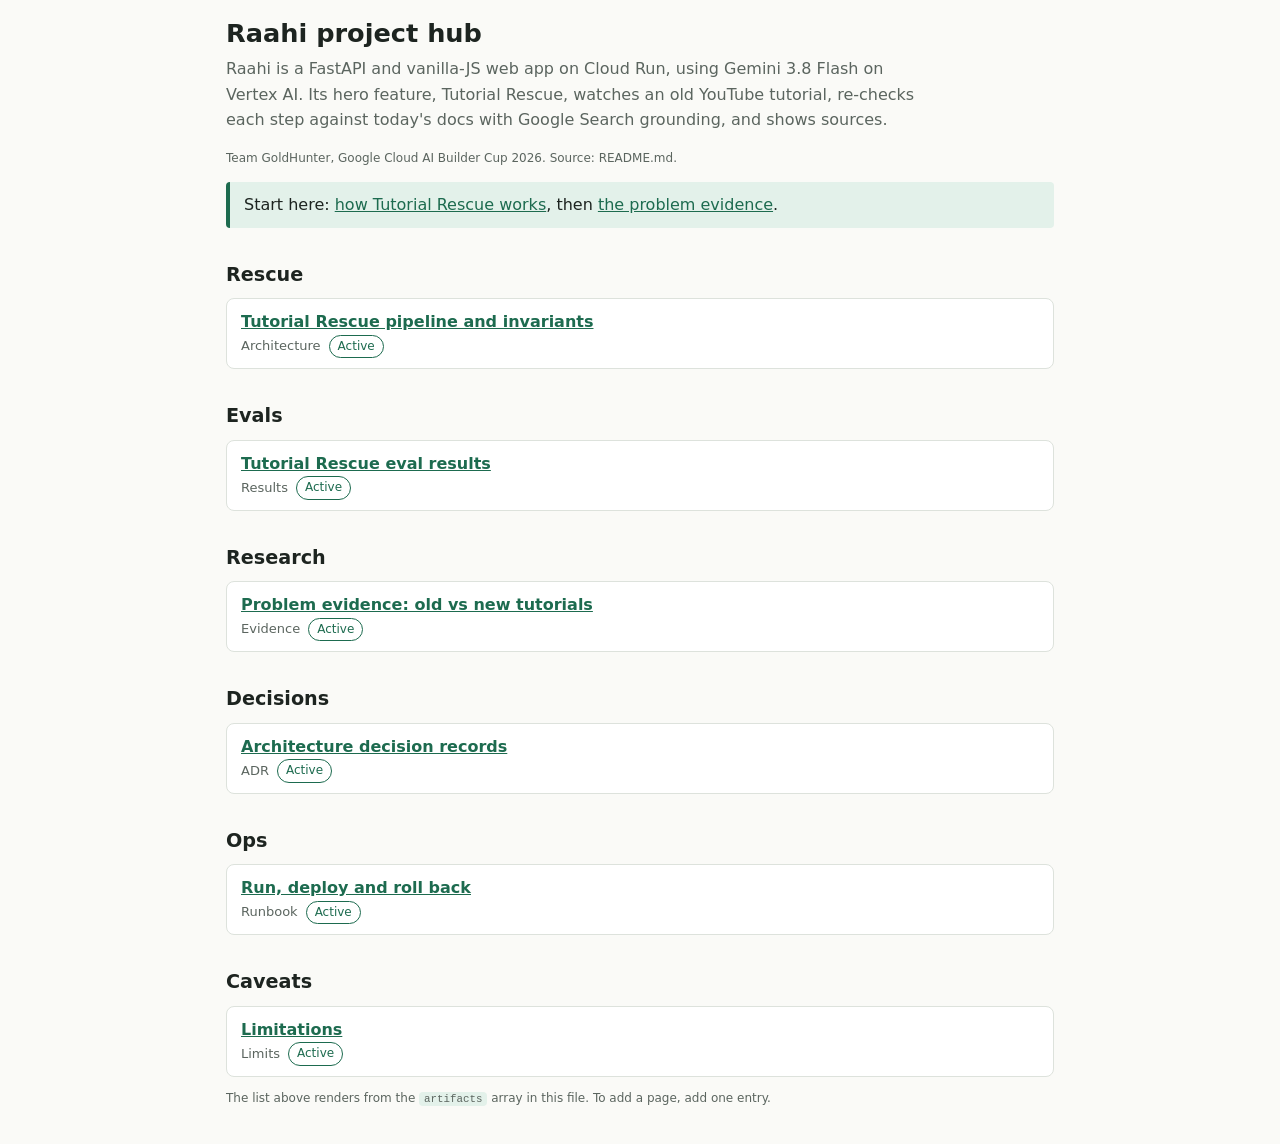
<file: html/index.html>
<!doctype html>
<html lang="en">
<head>
<meta charset="utf-8">
<meta name="viewport" content="width=device-width, initial-scale=1">
<title>Raahi Project Hub</title>
<link rel="stylesheet" href="./assets/hub.css">
</head>
<body>
<main>
  <h1>Raahi project hub</h1>
  <p class="lede">Raahi is a FastAPI and vanilla-JS web app on Cloud Run, using Gemini 3.8 Flash on Vertex AI. Its hero feature, Tutorial Rescue, watches an old YouTube tutorial, re-checks each step against today's docs with Google Search grounding, and shows sources.</p>
  <p class="src">Team GoldHunter, Google Cloud AI Builder Cup 2026. Source: README.md.</p>

  <div class="note">Start here: <a href="./rescue/pipeline.html">how Tutorial Rescue works</a>, then <a href="./research/problem-evidence.html">the problem evidence</a>.</div>

  <div id="registry"></div>
  <noscript><p>This index needs JavaScript to render its page list. Pages: rescue/pipeline.html, research/problem-evidence.html, decisions/adr-index.html, ops/runbook.html, caveats/limitations.html.</p></noscript>
</main>
<footer>The list above renders from the <code>artifacts</code> array in this file. To add a page, add one entry.</footer>

<script>
const artifacts = [
  { area: "Rescue",   type: "Architecture", title: "Tutorial Rescue pipeline and invariants", path: "./rescue/pipeline.html", status: "Active" },
  { area: "Evals",    type: "Results",      title: "Tutorial Rescue eval results", path: "./evals/rescue-eval.html", status: "Active" },
  { area: "Research", type: "Evidence",     title: "Problem evidence: old vs new tutorials", path: "./research/problem-evidence.html", status: "Active" },
  { area: "Decisions", type: "ADR",         title: "Architecture decision records", path: "./decisions/adr-index.html", status: "Active" },
  { area: "Ops",      type: "Runbook",      title: "Run, deploy and roll back", path: "./ops/runbook.html", status: "Active" },
  { area: "Caveats",  type: "Limits",       title: "Limitations", path: "./caveats/limitations.html", status: "Active" }
];

const root = document.getElementById("registry");
const areas = [...new Set(artifacts.map(a => a.area))];
for (const area of areas) {
  const h = document.createElement("h2");
  h.textContent = area;
  const ul = document.createElement("ul");
  ul.className = "cards";
  for (const a of artifacts.filter(x => x.area === area)) {
    const li = document.createElement("li");
    const link = document.createElement("a");
    link.href = a.path;
    link.textContent = a.title;
    const meta = document.createElement("div");
    meta.className = "meta";
    const type = document.createElement("span");
    type.textContent = a.type;
    const tag = document.createElement("span");
    tag.className = "tag " + a.status;
    tag.textContent = a.status;
    meta.append(type, tag);
    li.append(link, meta);
    ul.append(li);
  }
  root.append(h, ul);
}
</script>
</body>
</html>
</file>
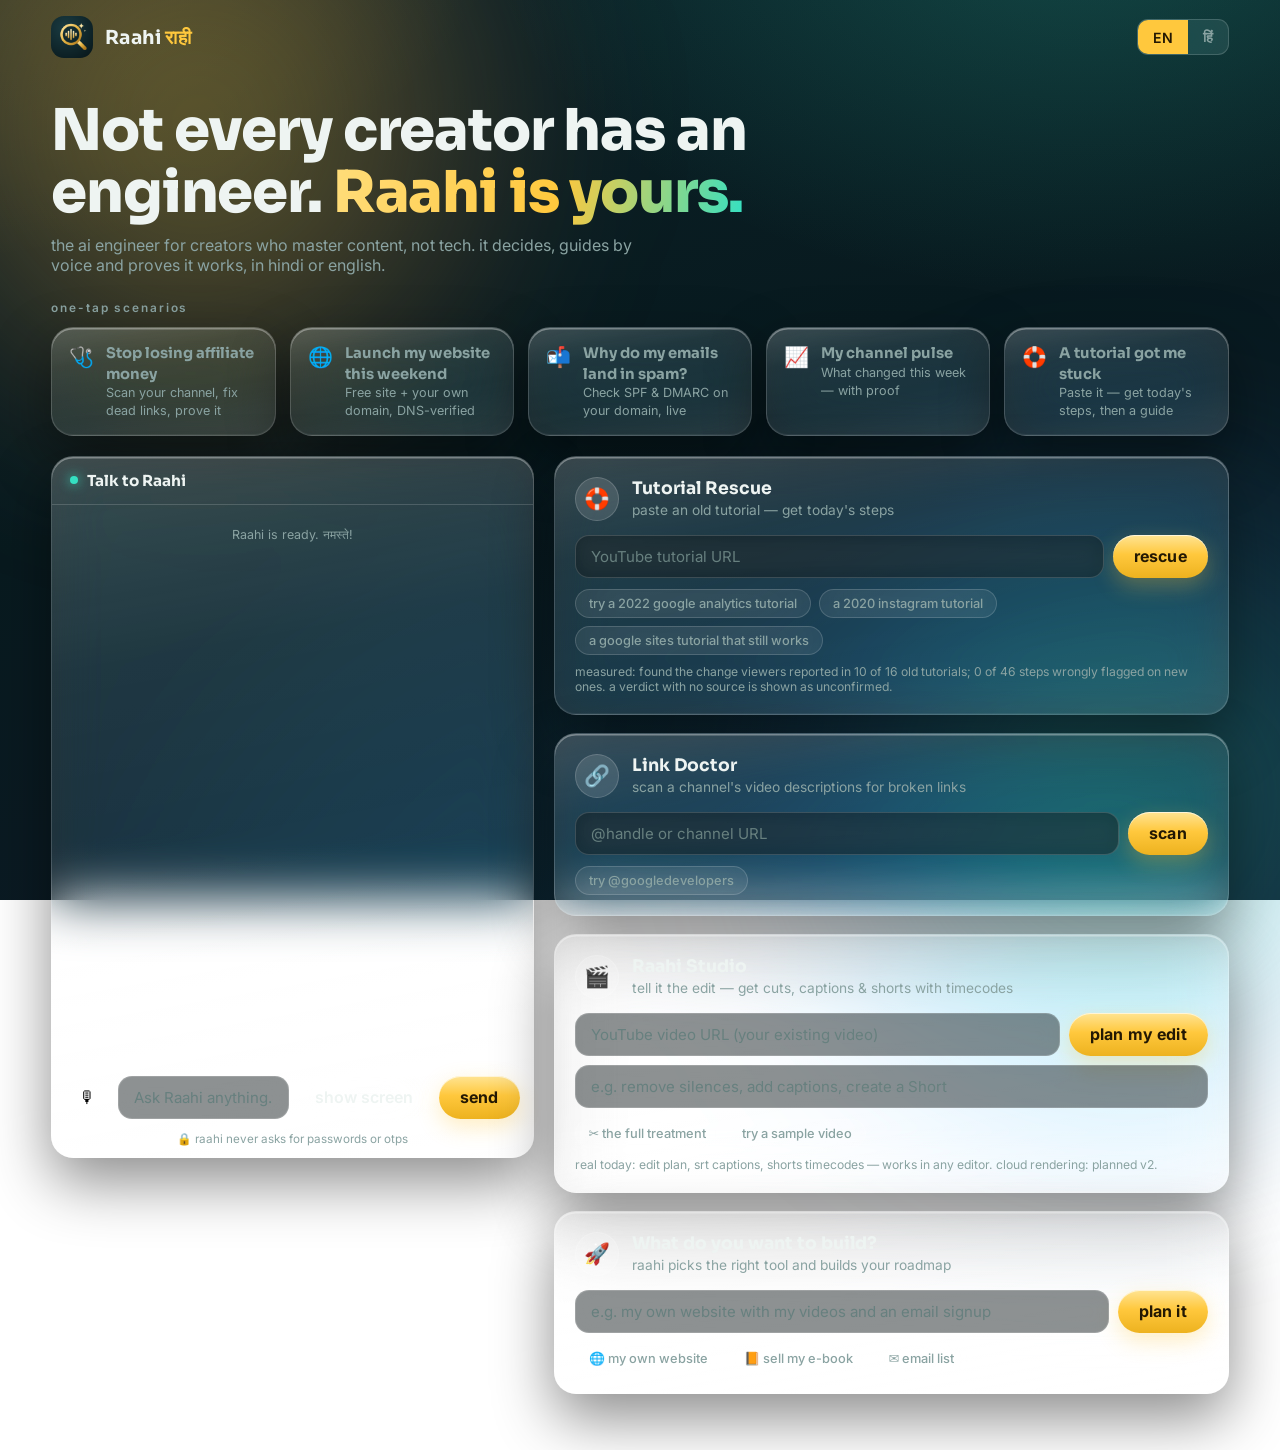
<file: static/index.html>
<!doctype html>
<html lang="en">
<head>
<meta charset="utf-8">
<meta name="viewport" content="width=device-width, initial-scale=1">
<title>Raahi</title>
<link rel="preconnect" href="https://fonts.googleapis.com">
<link rel="preconnect" href="https://fonts.gstatic.com" crossorigin>
<link rel="stylesheet" href="https://fonts.googleapis.com/css2?family=Sora:wght@600;700;800&family=Inter:wght@400;500;600&display=swap">
<link rel="stylesheet" href="/static/style.css">
</head>
<body>
<header>
  <div class="brand">
    <img class="brand-mark" src="/static/logo.png" alt="">
    <span class="brand-name">Raahi <em>राही</em></span>
  </div>
  <div class="lang-toggle" role="group" aria-label="Language">
    <button id="lang-en" class="active" type="button">EN</button>
    <button id="lang-hi" type="button">हिं</button>
  </div>
</header>

<section class="hero">
  <h1 id="hero-h1">Not every creator has an engineer. <span>Raahi is yours.</span></h1>
  <p data-str="tagline"></p>
</section>

<section class="scenarios-wrap">
  <h2 class="scen-title" data-str="scen_title"></h2>
  <div id="scenarios" class="scenarios"></div>
</section>

<main>
  <section class="panel chat-panel" aria-label="Chat with Raahi">
    <div class="chat-head">
      <span class="dot"></span><span data-str="chat_title">Talk to Raahi</span><span id="progress" class="progress" hidden></span>
    </div>
    <div id="chat-log" class="chat-log"></div>
    <form id="chat-form" class="chat-input">
      <button type="button" id="mic-btn" title="Voice">🎙</button>
      <input id="chat-text" autocomplete="off" data-strph="chat_placeholder">
      <button type="button" id="dikhao-btn" class="ghost" hidden data-str="dikhao"></button>
      <button type="submit" class="cta" data-str="send"></button>
    </form>
    <p class="trust" data-str="trust"></p>
  </section>

  <section class="tools" aria-label="Raahi's tools">

    <div class="tool" id="tool-rescue">
      <div class="tool-head"><span class="tool-ico">🛟</span>
        <div><h2 data-str="tr_title"></h2><p data-str="tr_sub"></p></div>
      </div>
      <form id="tr-form">
        <input id="tr-input" data-strph="tr_placeholder" autocomplete="off">
        <button type="submit" class="cta" data-str="tr_go"></button>
      </form>
      <div class="chips">
        <button type="button" class="chip" data-fill="tr-input" data-val="https://www.youtube.com/watch?v=njri8_gJTs0">try a 2022 Google Analytics tutorial</button>
        <button type="button" class="chip" data-fill="tr-input" data-val="https://www.youtube.com/watch?v=2f6mfgzTQSA">a 2020 Instagram tutorial</button>
        <button type="button" class="chip" data-fill="tr-input" data-val="https://www.youtube.com/watch?v=RPtyPYJHCEY">a Google Sites tutorial that still works</button>
      </div>
      <p class="honest" data-str="tr_honest"></p>
      <div id="tr-report"></div>
    </div>

    <div class="tool" id="tool-linkdoctor">
      <div class="tool-head"><span class="tool-ico">🔗</span>
        <div><h2 data-str="ld_title"></h2><p data-str="ld_sub"></p></div>
      </div>
      <form id="ld-form">
        <input id="ld-input" data-strph="ld_placeholder" autocomplete="off">
        <button type="submit" class="cta" data-str="ld_scan"></button>
      </form>
      <div class="chips"><button type="button" class="chip" data-fill="ld-input" data-val="@GoogleDevelopers" data-str="ld_try">try @GoogleDevelopers</button></div>
      <div id="ld-report"></div>
    </div>

    <div class="tool" id="tool-studio">
      <div class="tool-head"><span class="tool-ico">🎬</span>
        <div><h2 data-str="st_title"></h2><p data-str="st_sub"></p></div>
      </div>
      <form id="st-form">
        <input id="st-url" data-strph="st_url" autocomplete="off">
        <button type="submit" class="cta" data-str="st_go"></button>
      </form>
      <input id="st-instruction" data-strph="st_instruction" autocomplete="off" style="width:100%;margin-top:9px">
      <div class="chips">
        <button type="button" class="chip" data-fill="st-instruction" data-val="Remove silences, add accurate captions, improve pacing, and create a YouTube Short" data-str="st_full">✂️ the full treatment</button>
        <button type="button" class="chip" data-fill="st-url" data-val="https://www.youtube.com/watch?v=RPtyPYJHCEY">try a sample video</button>
      </div>
      <p class="honest" data-str="st_honest"></p>
      <div id="st-result"></div>
    </div>

    <div class="tool" id="tool-decide">
      <div class="tool-head"><span class="tool-ico">🚀</span>
        <div><h2 data-str="dc_title"></h2><p data-str="dc_sub"></p></div>
      </div>
      <form id="dc-form">
        <input id="dc-input" data-strph="dc_placeholder" autocomplete="off">
        <button type="submit" class="cta" data-str="dc_go"></button>
      </form>
      <div class="chips">
        <button type="button" class="chip" data-fill="dc-input" data-val="my own website with my videos and an email signup">🌐 my own website</button>
        <button type="button" class="chip" data-fill="dc-input" data-val="sell my recipe e-book to my Indian audience">📙 sell my e-book</button>
        <button type="button" class="chip" data-fill="dc-input" data-val="collect emails from my fans">✉️ email list</button>
      </div>
      <div id="dc-questions"></div>
      <div id="dc-card"></div>
      <div id="dc-roadmap"></div>
    </div>

  </section>
</main>

<script src="/static/audio.js"></script>
<script src="/static/app.js"></script>
</body>
</html>
</file>
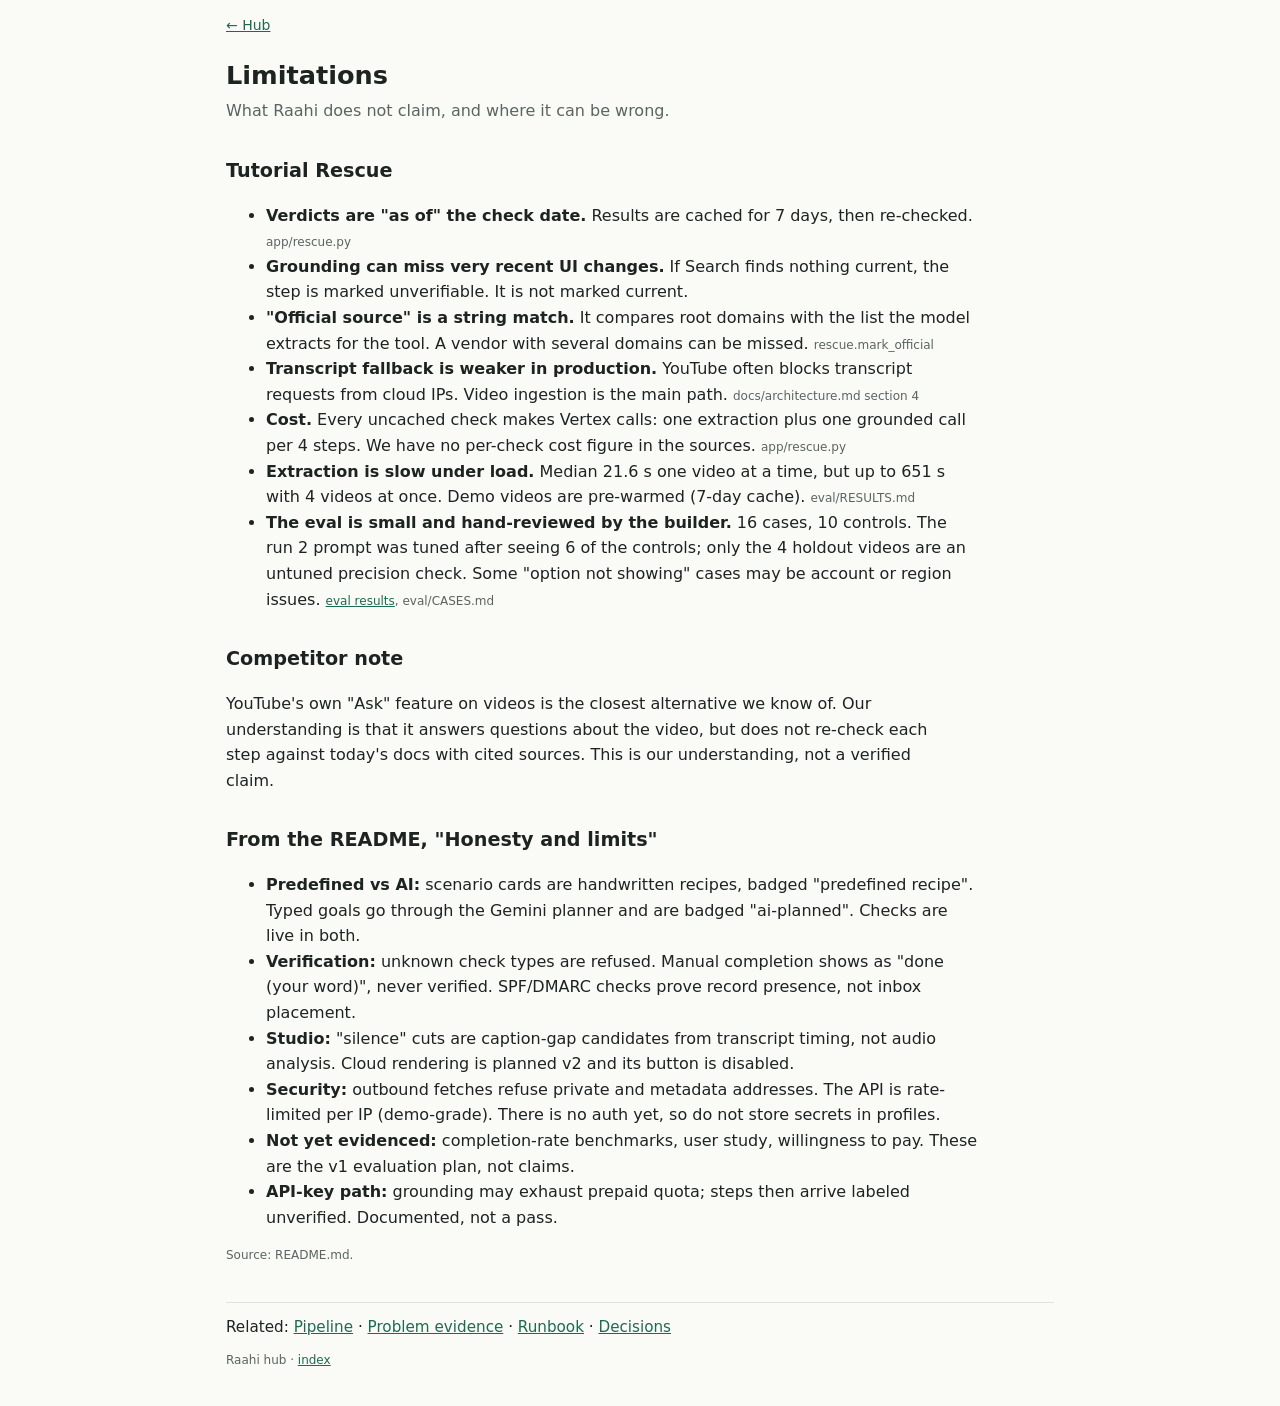
<file: html/caveats/limitations.html>
<!doctype html>
<html lang="en">
<head>
<meta charset="utf-8">
<meta name="viewport" content="width=device-width, initial-scale=1">
<title>Limitations</title>
<link rel="stylesheet" href="../assets/hub.css">
</head>
<body>
<header class="top"><a href="../index.html">&larr; Hub</a></header>
<main>
  <h1>Limitations</h1>
  <p class="lede">What Raahi does not claim, and where it can be wrong.</p>

  <h2>Tutorial Rescue</h2>
  <ul>
    <li><b>Verdicts are "as of" the check date.</b> Results are cached for 7 days, then re-checked. <span class="src">app/rescue.py</span></li>
    <li><b>Grounding can miss very recent UI changes.</b> If Search finds nothing current, the step is marked unverifiable. It is not marked current.</li>
    <li><b>"Official source" is a string match.</b> It compares root domains with the list the model extracts for the tool. A vendor with several domains can be missed. <span class="src">rescue.mark_official</span></li>
    <li><b>Transcript fallback is weaker in production.</b> YouTube often blocks transcript requests from cloud IPs. Video ingestion is the main path. <span class="src">docs/architecture.md section 4</span></li>
    <li><b>Cost.</b> Every uncached check makes Vertex calls: one extraction plus one grounded call per 4 steps. We have no per-check cost figure in the sources. <span class="src">app/rescue.py</span></li>
    <li><b>Extraction is slow under load.</b> Median 21.6 s one video at a time, but up to 651 s with 4 videos at once. Demo videos are pre-warmed (7-day cache). <span class="src">eval/RESULTS.md</span></li>
    <li><b>The eval is small and hand-reviewed by the builder.</b> 16 cases, 10 controls. The run 2 prompt was tuned after seeing 6 of the controls; only the 4 holdout videos are an untuned precision check. Some "option not showing" cases may be account or region issues. <span class="src"><a href="../evals/rescue-eval.html">eval results</a>, eval/CASES.md</span></li>
  </ul>

  <h2>Competitor note</h2>
  <p>YouTube's own "Ask" feature on videos is the closest alternative we know of. Our understanding is that it answers questions about the video, but does not re-check each step against today's docs with cited sources. This is our understanding, not a verified claim.</p>

  <h2>From the README, "Honesty and limits"</h2>
  <ul>
    <li><b>Predefined vs AI:</b> scenario cards are handwritten recipes, badged "predefined recipe". Typed goals go through the Gemini planner and are badged "ai-planned". Checks are live in both.</li>
    <li><b>Verification:</b> unknown check types are refused. Manual completion shows as "done (your word)", never verified. SPF/DMARC checks prove record presence, not inbox placement.</li>
    <li><b>Studio:</b> "silence" cuts are caption-gap candidates from transcript timing, not audio analysis. Cloud rendering is planned v2 and its button is disabled.</li>
    <li><b>Security:</b> outbound fetches refuse private and metadata addresses. The API is rate-limited per IP (demo-grade). There is no auth yet, so do not store secrets in profiles.</li>
    <li><b>Not yet evidenced:</b> completion-rate benchmarks, user study, willingness to pay. These are the v1 evaluation plan, not claims.</li>
    <li><b>API-key path:</b> grounding may exhaust prepaid quota; steps then arrive labeled unverified. Documented, not a pass.</li>
  </ul>
  <p class="src">Source: README.md.</p>

  <nav class="related">Related: <a href="../rescue/pipeline.html">Pipeline</a> &middot; <a href="../research/problem-evidence.html">Problem evidence</a> &middot; <a href="../ops/runbook.html">Runbook</a> &middot; <a href="../decisions/adr-index.html">Decisions</a></nav>
</main>
<footer>Raahi hub &middot; <a href="../index.html">index</a></footer>
</body>
</html>
</file>
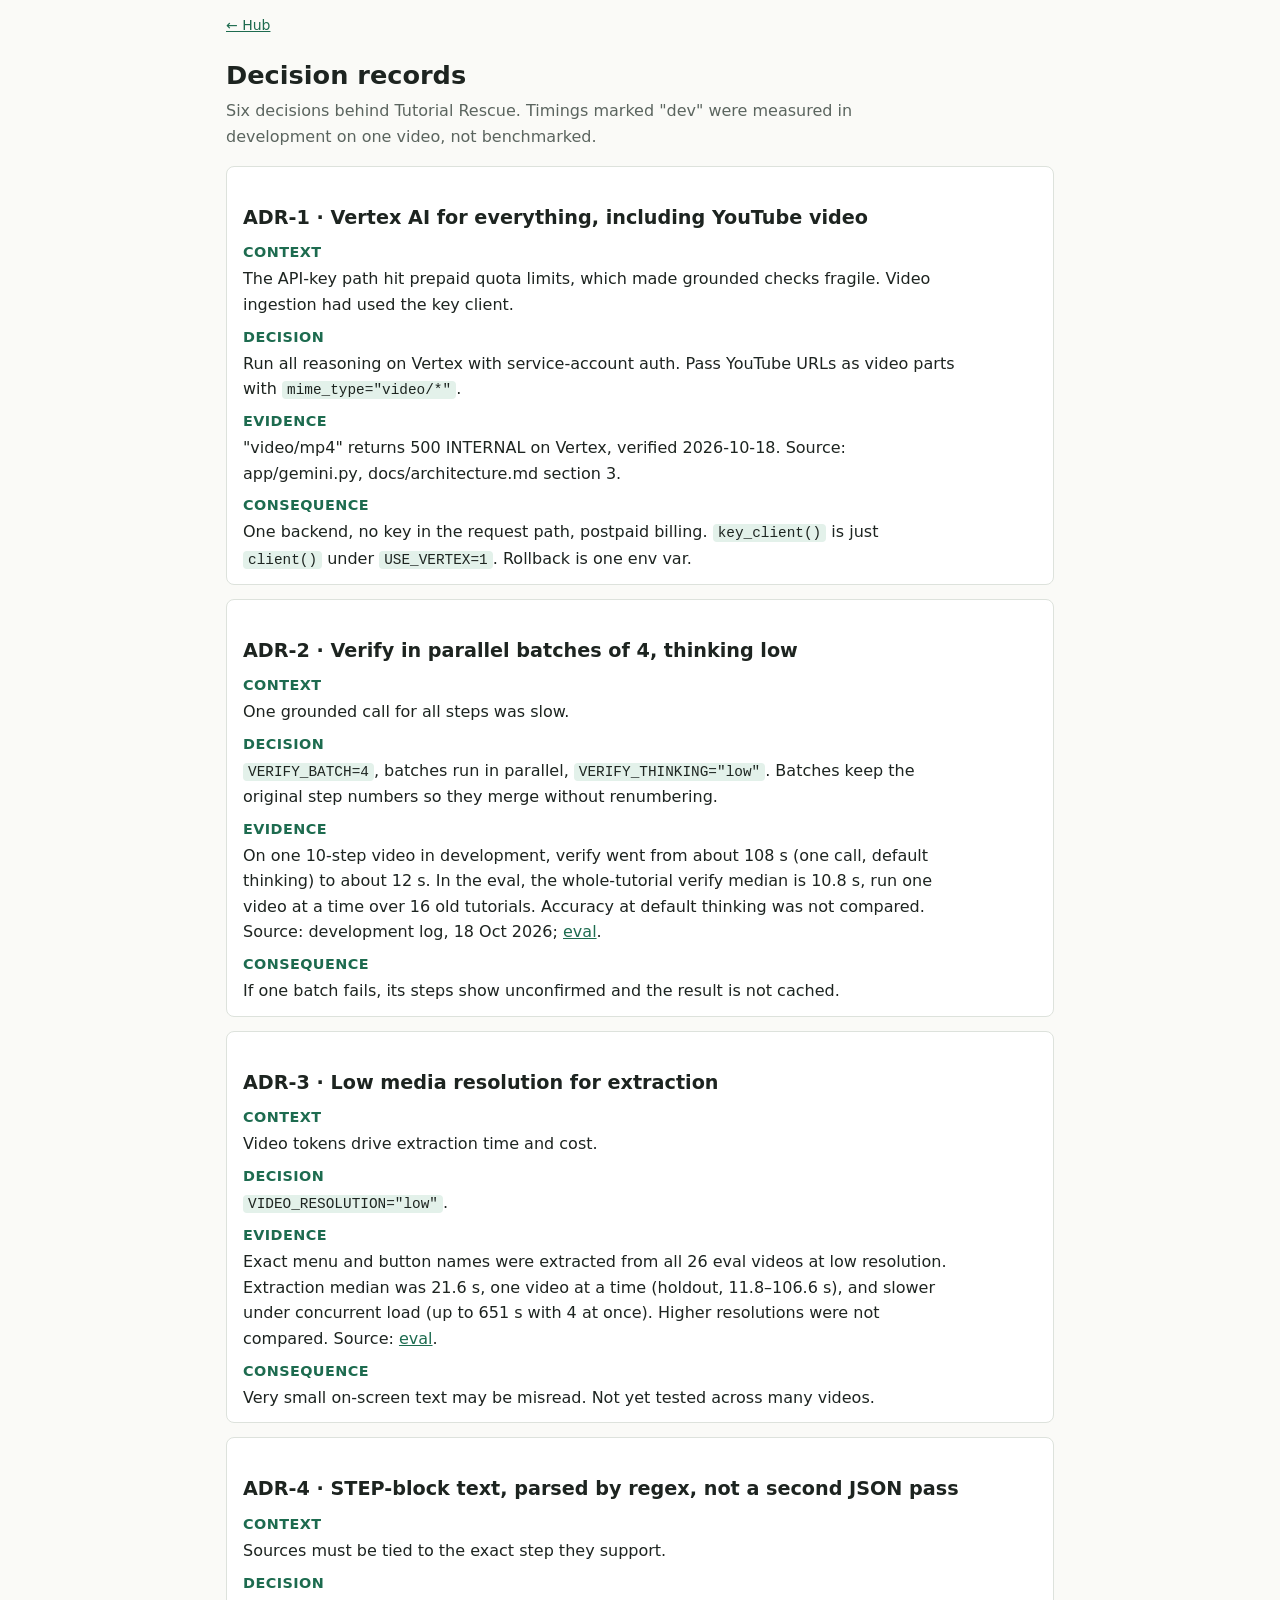
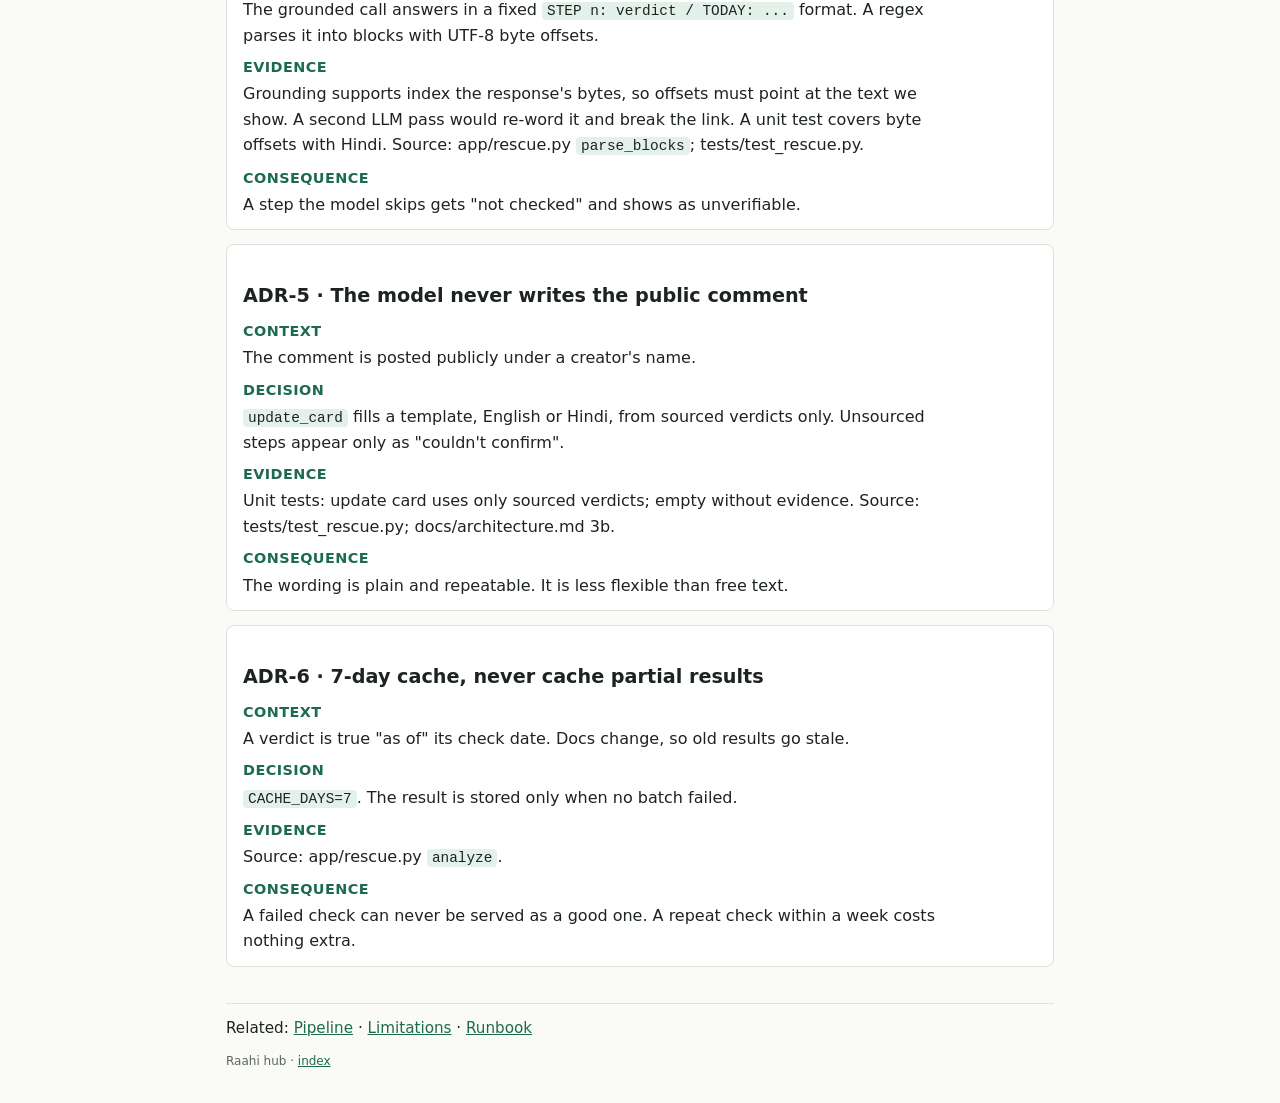
<file: html/decisions/adr-index.html>
<!doctype html>
<html lang="en">
<head>
<meta charset="utf-8">
<meta name="viewport" content="width=device-width, initial-scale=1">
<title>Decision Records</title>
<link rel="stylesheet" href="../assets/hub.css">
</head>
<body>
<header class="top"><a href="../index.html">&larr; Hub</a></header>
<main>
  <h1>Decision records</h1>
  <p class="lede">Six decisions behind Tutorial Rescue. Timings marked "dev" were measured in development on one video, not benchmarked.</p>

  <div class="adr"><h2>ADR-1 &middot; Vertex AI for everything, including YouTube video</h2><dl>
    <dt>Context</dt><dd>The API-key path hit prepaid quota limits, which made grounded checks fragile. Video ingestion had used the key client.</dd>
    <dt>Decision</dt><dd>Run all reasoning on Vertex with service-account auth. Pass YouTube URLs as video parts with <code>mime_type="video/*"</code>.</dd>
    <dt>Evidence</dt><dd>"video/mp4" returns 500 INTERNAL on Vertex, verified 2026-10-18. Source: app/gemini.py, docs/architecture.md section 3.</dd>
    <dt>Consequence</dt><dd>One backend, no key in the request path, postpaid billing. <code>key_client()</code> is just <code>client()</code> under <code>USE_VERTEX=1</code>. Rollback is one env var.</dd>
  </dl></div>

  <div class="adr"><h2>ADR-2 &middot; Verify in parallel batches of 4, thinking low</h2><dl>
    <dt>Context</dt><dd>One grounded call for all steps was slow.</dd>
    <dt>Decision</dt><dd><code>VERIFY_BATCH=4</code>, batches run in parallel, <code>VERIFY_THINKING="low"</code>. Batches keep the original step numbers so they merge without renumbering.</dd>
    <dt>Evidence</dt><dd>On one 10-step video in development, verify went from about 108 s (one call, default thinking) to about 12 s. In the eval, the whole-tutorial verify median is 10.8 s, run one video at a time over 16 old tutorials. Accuracy at default thinking was not compared. Source: development log, 18 Oct 2026; <a href="../evals/rescue-eval.html">eval</a>.</dd>
    <dt>Consequence</dt><dd>If one batch fails, its steps show unconfirmed and the result is not cached.</dd>
  </dl></div>

  <div class="adr"><h2>ADR-3 &middot; Low media resolution for extraction</h2><dl>
    <dt>Context</dt><dd>Video tokens drive extraction time and cost.</dd>
    <dt>Decision</dt><dd><code>VIDEO_RESOLUTION="low"</code>.</dd>
    <dt>Evidence</dt><dd>Exact menu and button names were extracted from all 26 eval videos at low resolution. Extraction median was 21.6 s, one video at a time (holdout, 11.8–106.6 s), and slower under concurrent load (up to 651 s with 4 at once). Higher resolutions were not compared. Source: <a href="../evals/rescue-eval.html">eval</a>.</dd>
    <dt>Consequence</dt><dd>Very small on-screen text may be misread. Not yet tested across many videos.</dd>
  </dl></div>

  <div class="adr"><h2>ADR-4 &middot; STEP-block text, parsed by regex, not a second JSON pass</h2><dl>
    <dt>Context</dt><dd>Sources must be tied to the exact step they support.</dd>
    <dt>Decision</dt><dd>The grounded call answers in a fixed <code>STEP n: verdict / TODAY: ...</code> format. A regex parses it into blocks with UTF-8 byte offsets.</dd>
    <dt>Evidence</dt><dd>Grounding supports index the response's bytes, so offsets must point at the text we show. A second LLM pass would re-word it and break the link. A unit test covers byte offsets with Hindi. Source: app/rescue.py <code>parse_blocks</code>; tests/test_rescue.py.</dd>
    <dt>Consequence</dt><dd>A step the model skips gets "not checked" and shows as unverifiable.</dd>
  </dl></div>

  <div class="adr"><h2>ADR-5 &middot; The model never writes the public comment</h2><dl>
    <dt>Context</dt><dd>The comment is posted publicly under a creator's name.</dd>
    <dt>Decision</dt><dd><code>update_card</code> fills a template, English or Hindi, from sourced verdicts only. Unsourced steps appear only as "couldn't confirm".</dd>
    <dt>Evidence</dt><dd>Unit tests: update card uses only sourced verdicts; empty without evidence. Source: tests/test_rescue.py; docs/architecture.md 3b.</dd>
    <dt>Consequence</dt><dd>The wording is plain and repeatable. It is less flexible than free text.</dd>
  </dl></div>

  <div class="adr"><h2>ADR-6 &middot; 7-day cache, never cache partial results</h2><dl>
    <dt>Context</dt><dd>A verdict is true "as of" its check date. Docs change, so old results go stale.</dd>
    <dt>Decision</dt><dd><code>CACHE_DAYS=7</code>. The result is stored only when no batch failed.</dd>
    <dt>Evidence</dt><dd>Source: app/rescue.py <code>analyze</code>.</dd>
    <dt>Consequence</dt><dd>A failed check can never be served as a good one. A repeat check within a week costs nothing extra.</dd>
  </dl></div>

  <nav class="related">Related: <a href="../rescue/pipeline.html">Pipeline</a> &middot; <a href="../caveats/limitations.html">Limitations</a> &middot; <a href="../ops/runbook.html">Runbook</a></nav>
</main>
<footer>Raahi hub &middot; <a href="../index.html">index</a></footer>
</body>
</html>
</file>
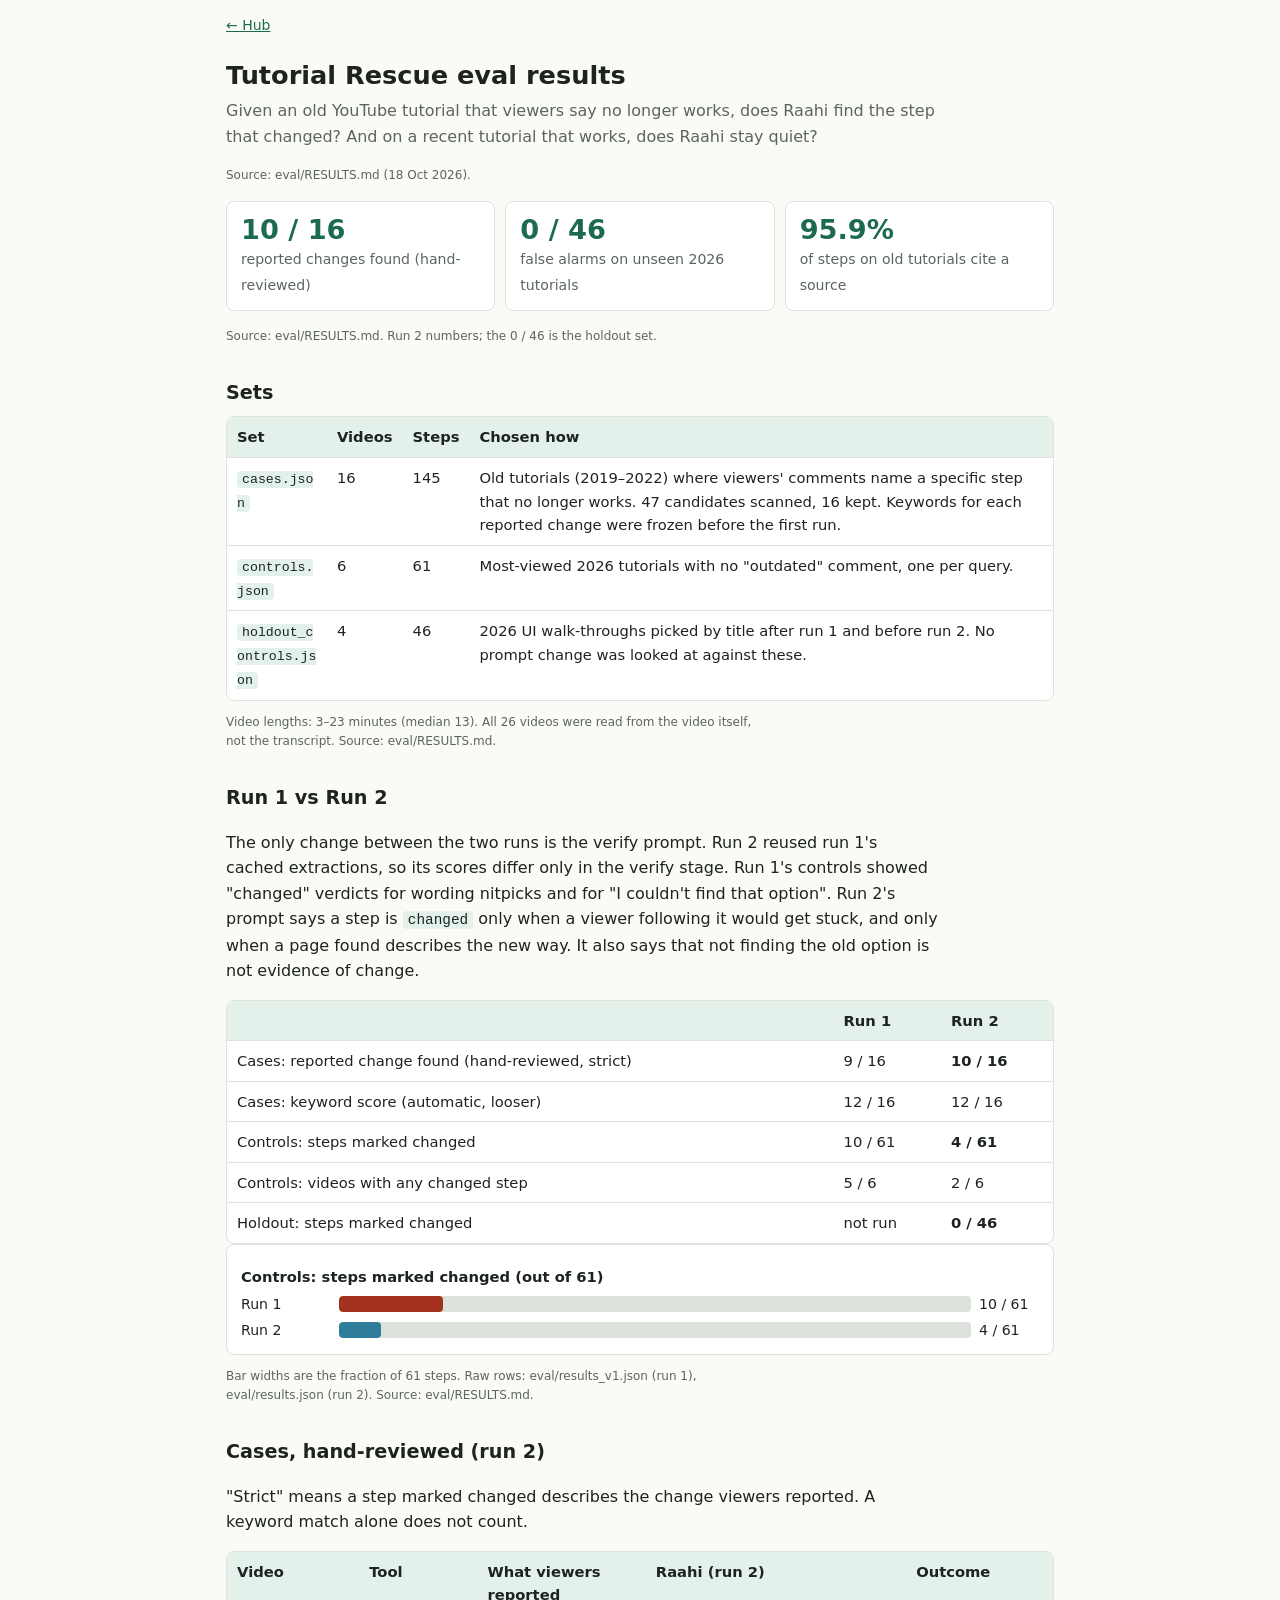
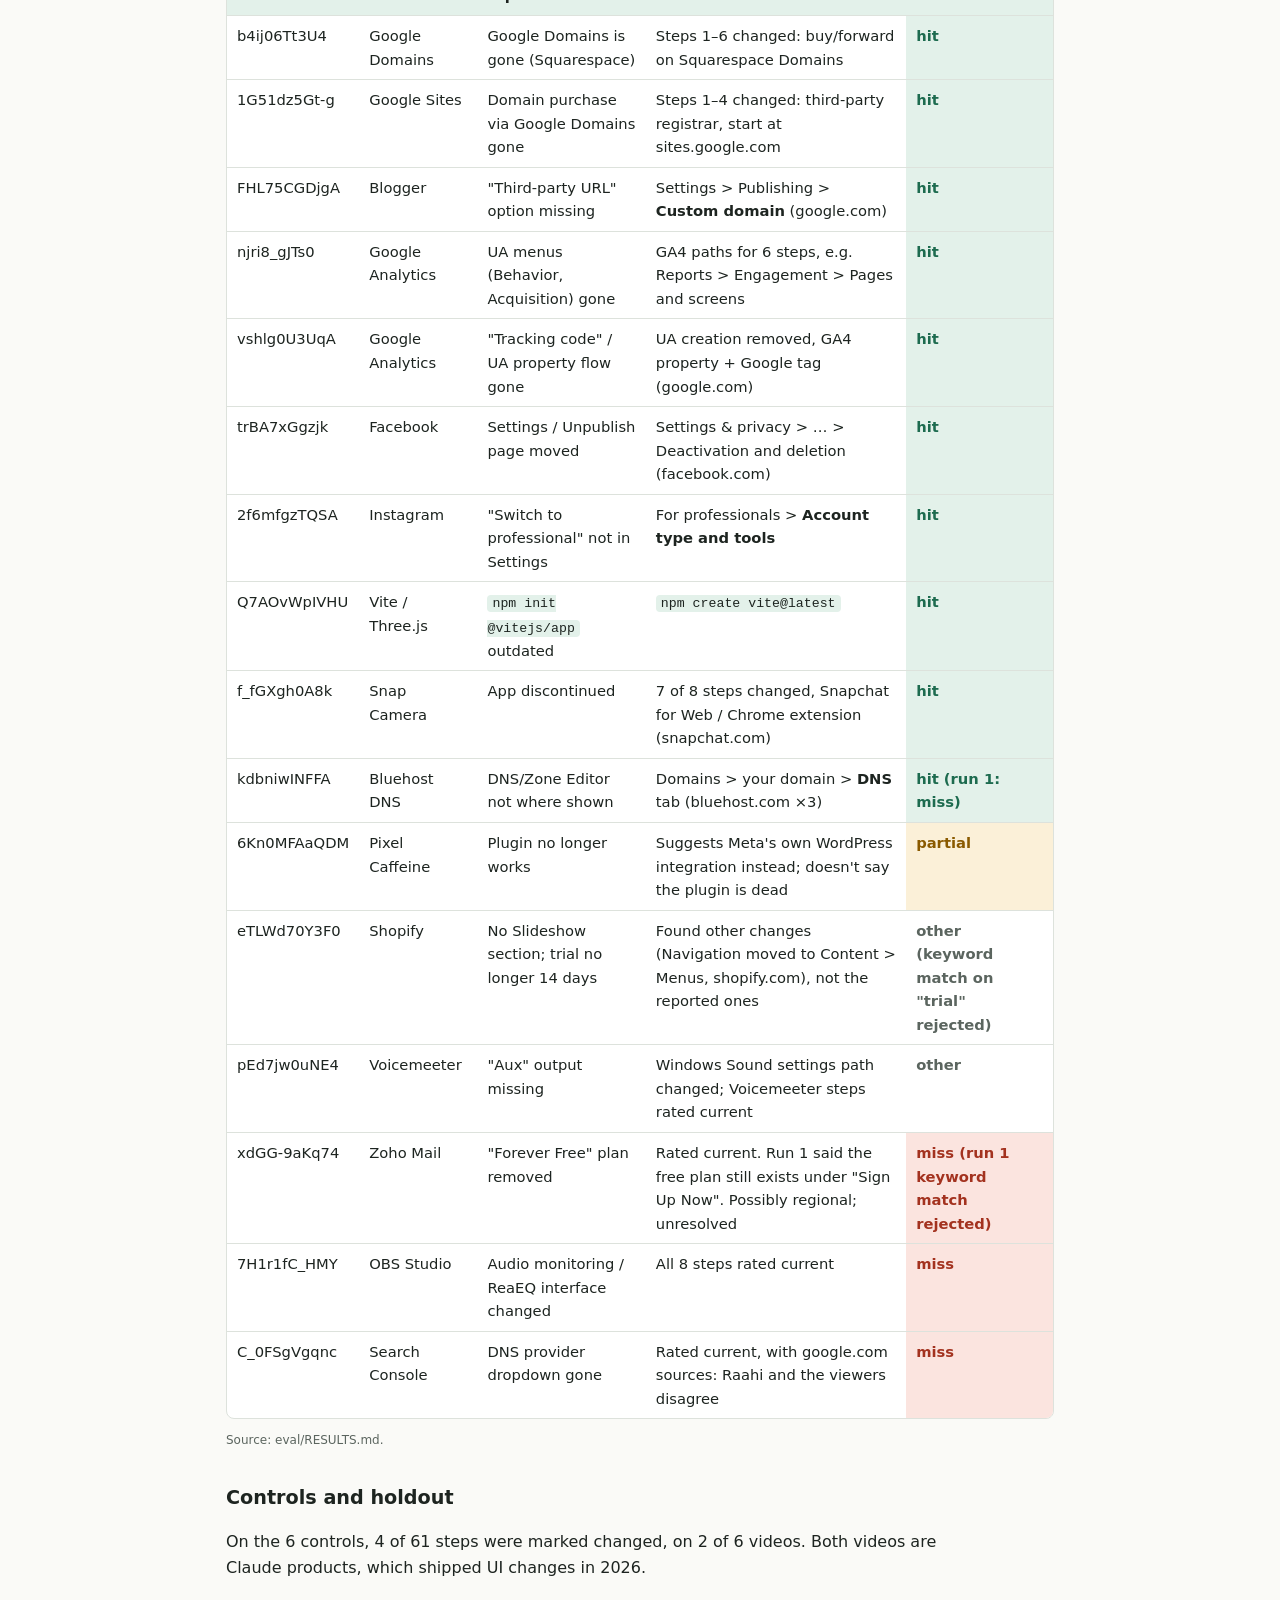
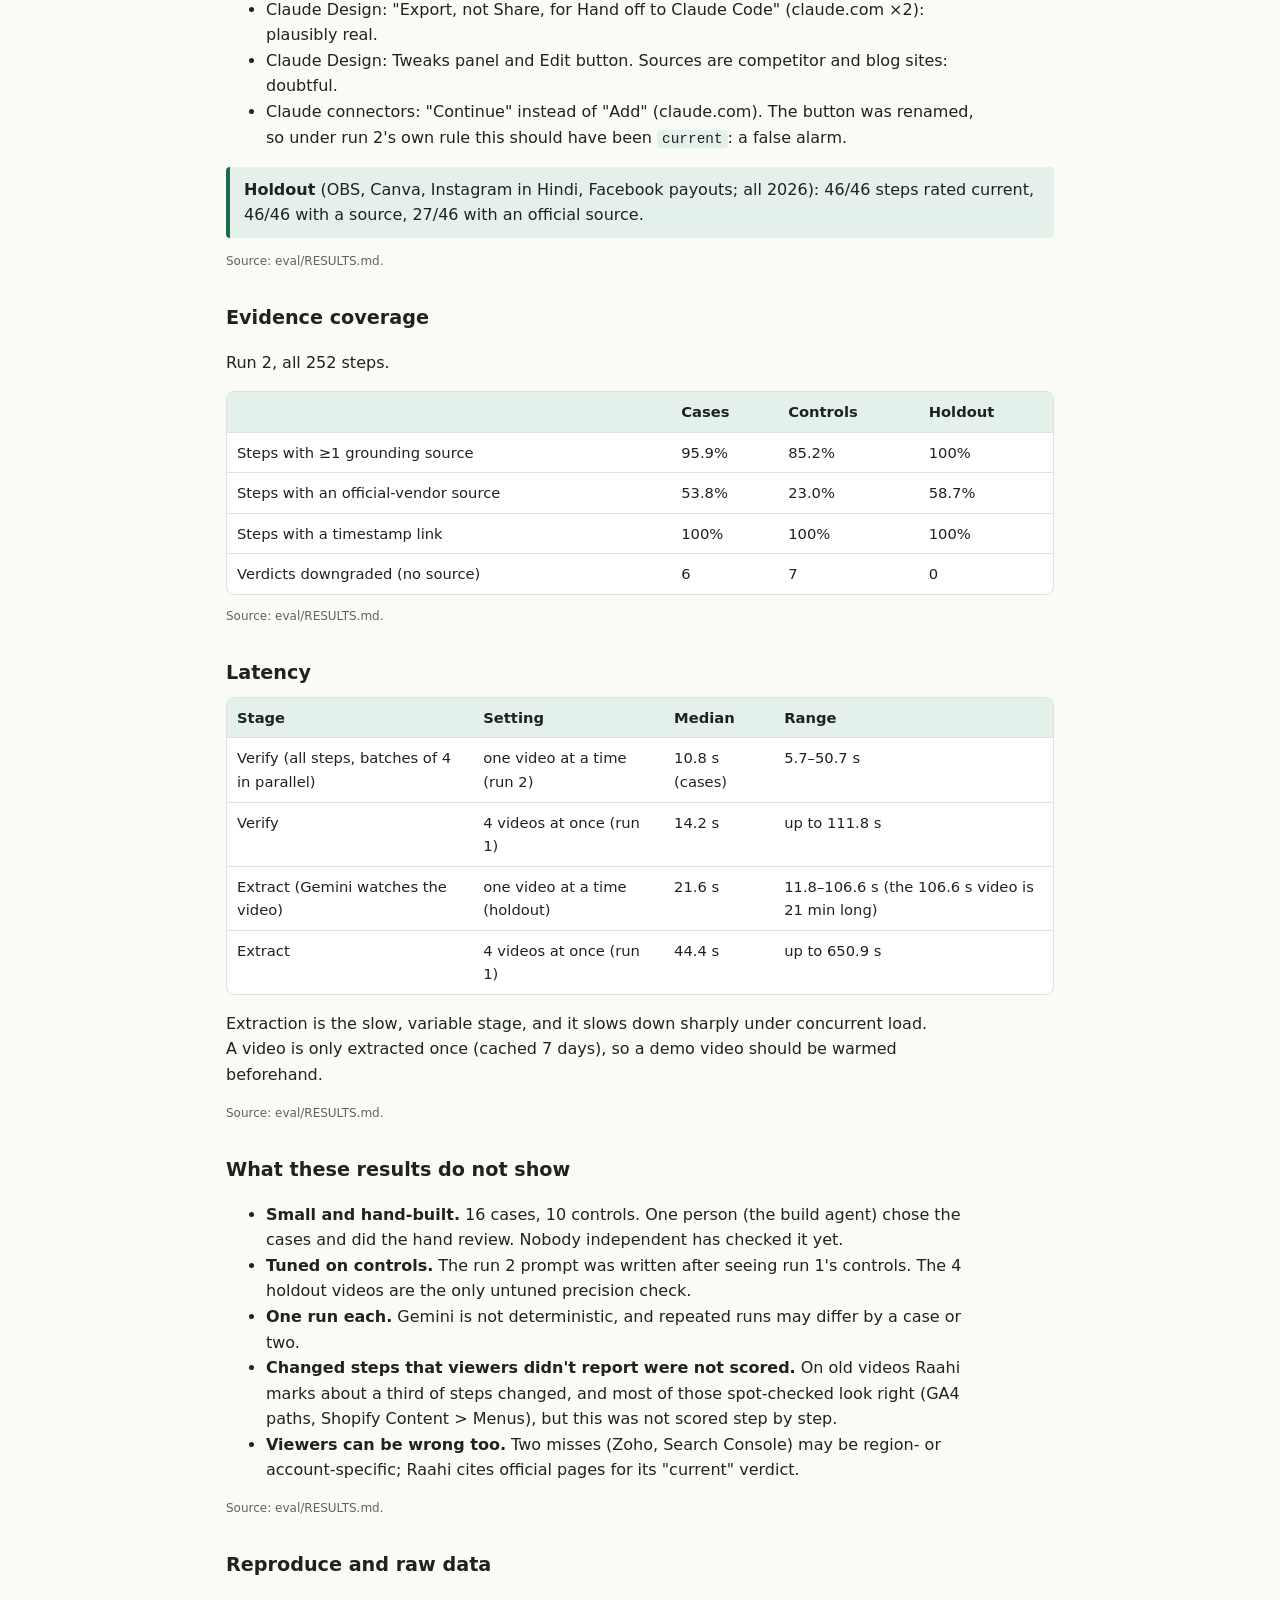
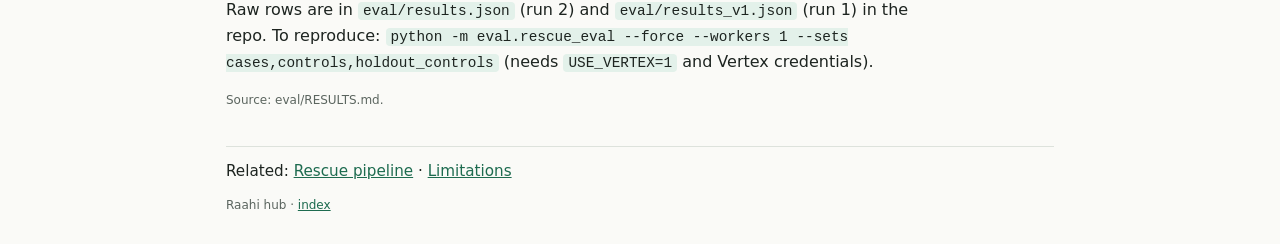
<file: html/evals/rescue-eval.html>
<!doctype html>
<html lang="en">
<head>
<meta charset="utf-8">
<meta name="viewport" content="width=device-width, initial-scale=1">
<title>Tutorial Rescue Eval Results</title>
<link rel="stylesheet" href="../assets/hub.css">
<style>
  .stats { display: grid; grid-template-columns: repeat(3, 1fr); gap: 10px; margin: 16px 0; }
  .stat { background: var(--surface); border: 1px solid var(--line); border-radius: 8px; padding: 12px 14px; }
  .stat b { display: block; font-size: 1.7rem; line-height: 1.2; color: var(--accent); }
  .stat span { color: var(--muted); font-size: .88rem; }
  @media (max-width: 640px) { .stats { grid-template-columns: 1fr; } }
  td.hit { color: var(--accent); background: var(--accent-soft); font-weight: 600; }
  td.partial { color: var(--warn); background: var(--warn-soft); font-weight: 600; }
  td.other { color: var(--muted); font-weight: 600; }
  td.miss { color: var(--bad); background: var(--bad-soft); font-weight: 600; }
  .bar-row { grid-template-columns: 90px 1fr 60px; }
</style>
</head>
<body>
<header class="top"><a href="../index.html">&larr; Hub</a></header>
<main>
  <h1>Tutorial Rescue eval results</h1>
  <p class="lede">Given an old YouTube tutorial that viewers say no longer works, does Raahi find the step that changed? And on a recent tutorial that works, does Raahi stay quiet?</p>
  <p class="src">Source: eval/RESULTS.md (18 Oct 2026).</p>

  <div class="stats">
    <div class="stat"><b>10 / 16</b><span>reported changes found (hand-reviewed)</span></div>
    <div class="stat"><b>0 / 46</b><span>false alarms on unseen 2026 tutorials</span></div>
    <div class="stat"><b>95.9%</b><span>of steps on old tutorials cite a source</span></div>
  </div>
  <p class="src">Source: eval/RESULTS.md. Run 2 numbers; the 0 / 46 is the holdout set.</p>

  <h2>Sets</h2>
  <div class="wrap"><table>
    <thead><tr><th>Set</th><th>Videos</th><th>Steps</th><th>Chosen how</th></tr></thead>
    <tbody>
      <tr><td><code>cases.json</code></td><td>16</td><td>145</td><td>Old tutorials (2019&ndash;2022) where viewers' comments name a specific step that no longer works. 47 candidates scanned, 16 kept. Keywords for each reported change were frozen before the first run.</td></tr>
      <tr><td><code>controls.json</code></td><td>6</td><td>61</td><td>Most-viewed 2026 tutorials with no "outdated" comment, one per query.</td></tr>
      <tr><td><code>holdout_controls.json</code></td><td>4</td><td>46</td><td>2026 UI walk-throughs picked by title after run 1 and before run 2. No prompt change was looked at against these.</td></tr>
    </tbody>
  </table></div>
  <p class="src">Video lengths: 3&ndash;23 minutes (median 13). All 26 videos were read from the video itself, not the transcript. Source: eval/RESULTS.md.</p>

  <h2>Run 1 vs Run 2</h2>
  <p>The only change between the two runs is the verify prompt. Run 2 reused run 1's cached extractions, so its scores differ only in the verify stage. Run 1's controls showed "changed" verdicts for wording nitpicks and for "I couldn't find that option". Run 2's prompt says a step is <code>changed</code> only when a viewer following it would get stuck, and only when a page found describes the new way. It also says that not finding the old option is not evidence of change.</p>
  <div class="wrap"><table>
    <thead><tr><th></th><th>Run 1</th><th>Run 2</th></tr></thead>
    <tbody>
      <tr><td>Cases: reported change found (hand-reviewed, strict)</td><td>9 / 16</td><td><b>10 / 16</b></td></tr>
      <tr><td>Cases: keyword score (automatic, looser)</td><td>12 / 16</td><td>12 / 16</td></tr>
      <tr><td>Controls: steps marked changed</td><td>10 / 61</td><td><b>4 / 61</b></td></tr>
      <tr><td>Controls: videos with any changed step</td><td>5 / 6</td><td>2 / 6</td></tr>
      <tr><td>Holdout: steps marked changed</td><td>not run</td><td><b>0 / 46</b></td></tr>
    </tbody>
  </table></div>
  <div class="bars">
    <div class="bar-group">
      <div class="lbl">Controls: steps marked changed (out of 61)</div>
      <div class="bar-row"><span>Run 1</span><div class="track"><div class="fill a" style="width:16.4%"></div></div><span>10 / 61</span></div>
      <div class="bar-row"><span>Run 2</span><div class="track"><div class="fill b" style="width:6.6%"></div></div><span>4 / 61</span></div>
    </div>
  </div>
  <p class="src">Bar widths are the fraction of 61 steps. Raw rows: eval/results_v1.json (run 1), eval/results.json (run 2). Source: eval/RESULTS.md.</p>

  <h2>Cases, hand-reviewed (run 2)</h2>
  <p>"Strict" means a step marked changed describes the change viewers reported. A keyword match alone does not count.</p>
  <div class="wrap"><table style="min-width:760px">
    <thead><tr><th>Video</th><th>Tool</th><th>What viewers reported</th><th>Raahi (run 2)</th><th>Outcome</th></tr></thead>
    <tbody>
      <tr><td>b4ij06Tt3U4</td><td>Google Domains</td><td>Google Domains is gone (Squarespace)</td><td>Steps 1&ndash;6 changed: buy/forward on Squarespace Domains</td><td class="hit">hit</td></tr>
      <tr><td>1G51dz5Gt-g</td><td>Google Sites</td><td>Domain purchase via Google Domains gone</td><td>Steps 1&ndash;4 changed: third-party registrar, start at sites.google.com</td><td class="hit">hit</td></tr>
      <tr><td>FHL75CGDjgA</td><td>Blogger</td><td>"Third-party URL" option missing</td><td>Settings &gt; Publishing &gt; <b>Custom domain</b> (google.com)</td><td class="hit">hit</td></tr>
      <tr><td>njri8_gJTs0</td><td>Google Analytics</td><td>UA menus (Behavior, Acquisition) gone</td><td>GA4 paths for 6 steps, e.g. Reports &gt; Engagement &gt; Pages and screens</td><td class="hit">hit</td></tr>
      <tr><td>vshlg0U3UqA</td><td>Google Analytics</td><td>"Tracking code" / UA property flow gone</td><td>UA creation removed, GA4 property + Google tag (google.com)</td><td class="hit">hit</td></tr>
      <tr><td>trBA7xGgzjk</td><td>Facebook</td><td>Settings / Unpublish page moved</td><td>Settings &amp; privacy &gt; &hellip; &gt; Deactivation and deletion (facebook.com)</td><td class="hit">hit</td></tr>
      <tr><td>2f6mfgzTQSA</td><td>Instagram</td><td>"Switch to professional" not in Settings</td><td>For professionals &gt; <b>Account type and tools</b></td><td class="hit">hit</td></tr>
      <tr><td>Q7AOvWpIVHU</td><td>Vite / Three.js</td><td><code>npm init @vitejs/app</code> outdated</td><td><code>npm create vite@latest</code></td><td class="hit">hit</td></tr>
      <tr><td>f_fGXgh0A8k</td><td>Snap Camera</td><td>App discontinued</td><td>7 of 8 steps changed, Snapchat for Web / Chrome extension (snapchat.com)</td><td class="hit">hit</td></tr>
      <tr><td>kdbniwINFFA</td><td>Bluehost DNS</td><td>DNS/Zone Editor not where shown</td><td>Domains &gt; your domain &gt; <b>DNS</b> tab (bluehost.com &times;3)</td><td class="hit">hit (run 1: miss)</td></tr>
      <tr><td>6Kn0MFAaQDM</td><td>Pixel Caffeine</td><td>Plugin no longer works</td><td>Suggests Meta's own WordPress integration instead; doesn't say the plugin is dead</td><td class="partial">partial</td></tr>
      <tr><td>eTLWd70Y3F0</td><td>Shopify</td><td>No Slideshow section; trial no longer 14 days</td><td>Found other changes (Navigation moved to Content &gt; Menus, shopify.com), not the reported ones</td><td class="other">other (keyword match on "trial" rejected)</td></tr>
      <tr><td>pEd7jw0uNE4</td><td>Voicemeeter</td><td>"Aux" output missing</td><td>Windows Sound settings path changed; Voicemeeter steps rated current</td><td class="other">other</td></tr>
      <tr><td>xdGG-9aKq74</td><td>Zoho Mail</td><td>"Forever Free" plan removed</td><td>Rated current. Run 1 said the free plan still exists under "Sign Up Now". Possibly regional; unresolved</td><td class="miss">miss (run 1 keyword match rejected)</td></tr>
      <tr><td>7H1r1fC_HMY</td><td>OBS Studio</td><td>Audio monitoring / ReaEQ interface changed</td><td>All 8 steps rated current</td><td class="miss">miss</td></tr>
      <tr><td>C_0FSgVgqnc</td><td>Search Console</td><td>DNS provider dropdown gone</td><td>Rated current, with google.com sources: Raahi and the viewers disagree</td><td class="miss">miss</td></tr>
    </tbody>
  </table></div>
  <p class="src">Source: eval/RESULTS.md.</p>

  <h2>Controls and holdout</h2>
  <p>On the 6 controls, 4 of 61 steps were marked changed, on 2 of 6 videos. Both videos are Claude products, which shipped UI changes in 2026.</p>
  <ul>
    <li>Claude Design: "Export, not Share, for Hand off to Claude Code" (claude.com &times;2): plausibly real.</li>
    <li>Claude Design: Tweaks panel and Edit button. Sources are competitor and blog sites: doubtful.</li>
    <li>Claude connectors: "Continue" instead of "Add" (claude.com). The button was renamed, so under run 2's own rule this should have been <code>current</code>: a false alarm.</li>
  </ul>
  <div class="note"><b>Holdout</b> (OBS, Canva, Instagram in Hindi, Facebook payouts; all 2026): 46/46 steps rated current, 46/46 with a source, 27/46 with an official source.</div>
  <p class="src">Source: eval/RESULTS.md.</p>

  <h2>Evidence coverage</h2>
  <p>Run 2, all 252 steps.</p>
  <div class="wrap"><table>
    <thead><tr><th></th><th>Cases</th><th>Controls</th><th>Holdout</th></tr></thead>
    <tbody>
      <tr><td>Steps with &ge;1 grounding source</td><td>95.9%</td><td>85.2%</td><td>100%</td></tr>
      <tr><td>Steps with an official-vendor source</td><td>53.8%</td><td>23.0%</td><td>58.7%</td></tr>
      <tr><td>Steps with a timestamp link</td><td>100%</td><td>100%</td><td>100%</td></tr>
      <tr><td>Verdicts downgraded (no source)</td><td>6</td><td>7</td><td>0</td></tr>
    </tbody>
  </table></div>
  <p class="src">Source: eval/RESULTS.md.</p>

  <h2>Latency</h2>
  <div class="wrap"><table>
    <thead><tr><th>Stage</th><th>Setting</th><th>Median</th><th>Range</th></tr></thead>
    <tbody>
      <tr><td>Verify (all steps, batches of 4 in parallel)</td><td>one video at a time (run 2)</td><td>10.8 s (cases)</td><td>5.7&ndash;50.7 s</td></tr>
      <tr><td>Verify</td><td>4 videos at once (run 1)</td><td>14.2 s</td><td>up to 111.8 s</td></tr>
      <tr><td>Extract (Gemini watches the video)</td><td>one video at a time (holdout)</td><td>21.6 s</td><td>11.8&ndash;106.6 s (the 106.6 s video is 21 min long)</td></tr>
      <tr><td>Extract</td><td>4 videos at once (run 1)</td><td>44.4 s</td><td>up to 650.9 s</td></tr>
    </tbody>
  </table></div>
  <p>Extraction is the slow, variable stage, and it slows down sharply under concurrent load. A video is only extracted once (cached 7 days), so a demo video should be warmed beforehand.</p>
  <p class="src">Source: eval/RESULTS.md.</p>

  <h2>What these results do not show</h2>
  <ul>
    <li><b>Small and hand-built.</b> 16 cases, 10 controls. One person (the build agent) chose the cases and did the hand review. Nobody independent has checked it yet.</li>
    <li><b>Tuned on controls.</b> The run 2 prompt was written after seeing run 1's controls. The 4 holdout videos are the only untuned precision check.</li>
    <li><b>One run each.</b> Gemini is not deterministic, and repeated runs may differ by a case or two.</li>
    <li><b>Changed steps that viewers didn't report were not scored.</b> On old videos Raahi marks about a third of steps changed, and most of those spot-checked look right (GA4 paths, Shopify Content &gt; Menus), but this was not scored step by step.</li>
    <li><b>Viewers can be wrong too.</b> Two misses (Zoho, Search Console) may be region- or account-specific; Raahi cites official pages for its "current" verdict.</li>
  </ul>
  <p class="src">Source: eval/RESULTS.md.</p>

  <h2>Reproduce and raw data</h2>
  <p>Raw rows are in <code>eval/results.json</code> (run 2) and <code>eval/results_v1.json</code> (run 1) in the repo. To reproduce: <code>python -m eval.rescue_eval --force --workers 1 --sets cases,controls,holdout_controls</code> (needs <code>USE_VERTEX=1</code> and Vertex credentials).</p>
  <p class="src">Source: eval/RESULTS.md.</p>

  <nav class="related">Related: <a href="../rescue/pipeline.html">Rescue pipeline</a> &middot; <a href="../caveats/limitations.html">Limitations</a></nav>
</main>
<footer>Raahi hub &middot; <a href="../index.html">index</a></footer>
</body>
</html>
</file>
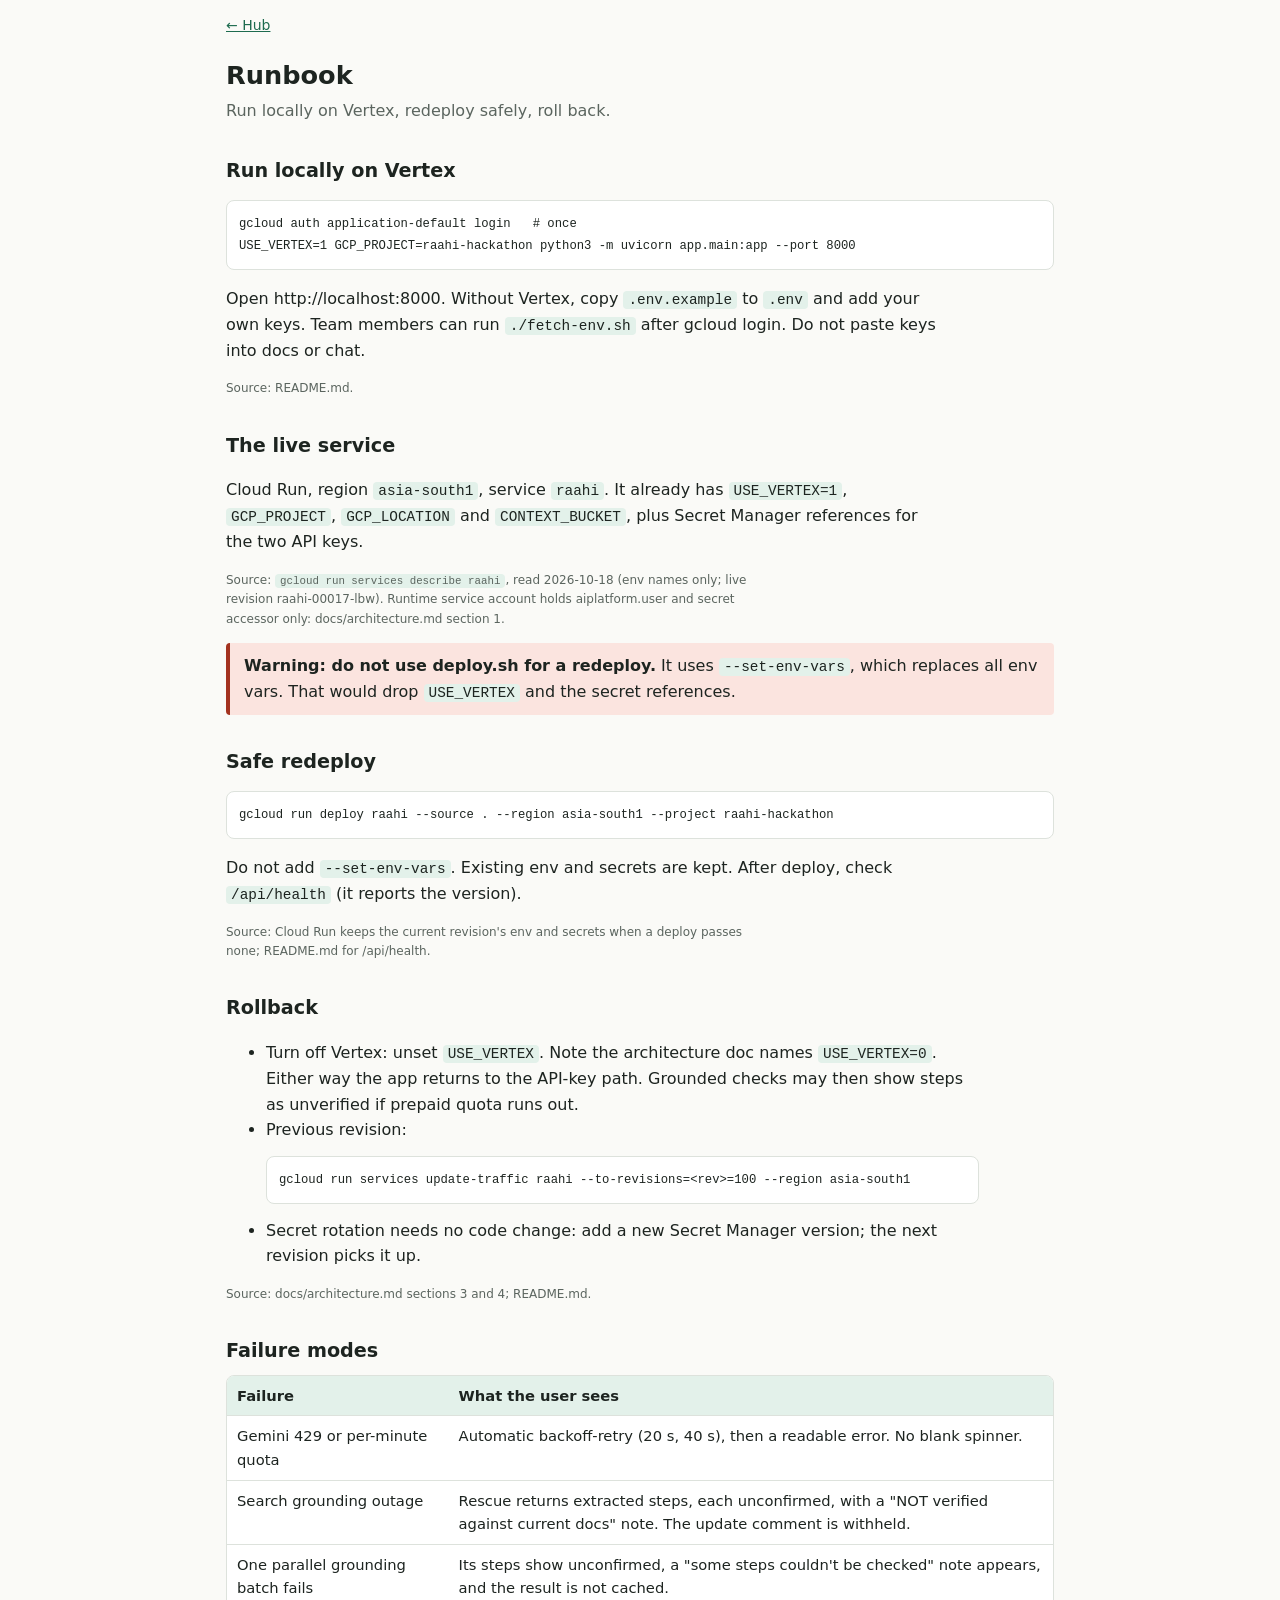
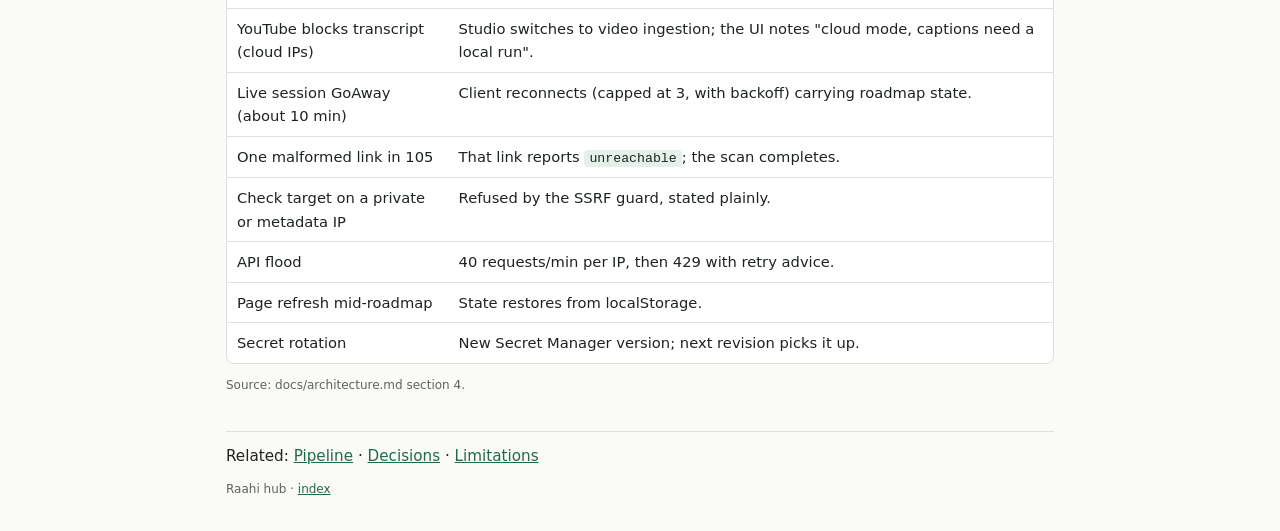
<file: html/ops/runbook.html>
<!doctype html>
<html lang="en">
<head>
<meta charset="utf-8">
<meta name="viewport" content="width=device-width, initial-scale=1">
<title>Runbook</title>
<link rel="stylesheet" href="../assets/hub.css">
</head>
<body>
<header class="top"><a href="../index.html">&larr; Hub</a></header>
<main>
  <h1>Runbook</h1>
  <p class="lede">Run locally on Vertex, redeploy safely, roll back.</p>

  <h2>Run locally on Vertex</h2>
<pre><code>gcloud auth application-default login   # once
USE_VERTEX=1 GCP_PROJECT=raahi-hackathon python3 -m uvicorn app.main:app --port 8000</code></pre>
  <p>Open http://localhost:8000. Without Vertex, copy <code>.env.example</code> to <code>.env</code> and add your own keys. Team members can run <code>./fetch-env.sh</code> after gcloud login. Do not paste keys into docs or chat.</p>
  <p class="src">Source: README.md.</p>

  <h2>The live service</h2>
  <p>Cloud Run, region <code>asia-south1</code>, service <code>raahi</code>. It already has <code>USE_VERTEX=1</code>, <code>GCP_PROJECT</code>, <code>GCP_LOCATION</code> and <code>CONTEXT_BUCKET</code>, plus Secret Manager references for the two API keys.</p>
  <p class="src">Source: <code>gcloud run services describe raahi</code>, read 2026-10-18 (env names only; live revision raahi-00017-lbw). Runtime service account holds aiplatform.user and secret accessor only: docs/architecture.md section 1.</p>

  <div class="note bad"><b>Warning: do not use deploy.sh for a redeploy.</b> It uses <code>--set-env-vars</code>, which replaces all env vars. That would drop <code>USE_VERTEX</code> and the secret references.</div>

  <h2>Safe redeploy</h2>
<pre><code>gcloud run deploy raahi --source . --region asia-south1 --project raahi-hackathon</code></pre>
  <p>Do not add <code>--set-env-vars</code>. Existing env and secrets are kept. After deploy, check <code>/api/health</code> (it reports the version).</p>
  <p class="src">Source: Cloud Run keeps the current revision's env and secrets when a deploy passes none; README.md for /api/health.</p>

  <h2>Rollback</h2>
  <ul>
    <li>Turn off Vertex: unset <code>USE_VERTEX</code>. Note the architecture doc names <code>USE_VERTEX=0</code>. Either way the app returns to the API-key path. Grounded checks may then show steps as unverified if prepaid quota runs out.</li>
    <li>Previous revision:
<pre><code>gcloud run services update-traffic raahi --to-revisions=&lt;rev&gt;=100 --region asia-south1</code></pre></li>
    <li>Secret rotation needs no code change: add a new Secret Manager version; the next revision picks it up.</li>
  </ul>
  <p class="src">Source: docs/architecture.md sections 3 and 4; README.md.</p>

  <h2>Failure modes</h2>
  <div class="wrap"><table>
    <thead><tr><th>Failure</th><th>What the user sees</th></tr></thead>
    <tbody>
      <tr><td>Gemini 429 or per-minute quota</td><td>Automatic backoff-retry (20 s, 40 s), then a readable error. No blank spinner.</td></tr>
      <tr><td>Search grounding outage</td><td>Rescue returns extracted steps, each unconfirmed, with a "NOT verified against current docs" note. The update comment is withheld.</td></tr>
      <tr><td>One parallel grounding batch fails</td><td>Its steps show unconfirmed, a "some steps couldn't be checked" note appears, and the result is not cached.</td></tr>
      <tr><td>YouTube blocks transcript (cloud IPs)</td><td>Studio switches to video ingestion; the UI notes "cloud mode, captions need a local run".</td></tr>
      <tr><td>Live session GoAway (about 10 min)</td><td>Client reconnects (capped at 3, with backoff) carrying roadmap state.</td></tr>
      <tr><td>One malformed link in 105</td><td>That link reports <code>unreachable</code>; the scan completes.</td></tr>
      <tr><td>Check target on a private or metadata IP</td><td>Refused by the SSRF guard, stated plainly.</td></tr>
      <tr><td>API flood</td><td>40 requests/min per IP, then 429 with retry advice.</td></tr>
      <tr><td>Page refresh mid-roadmap</td><td>State restores from localStorage.</td></tr>
      <tr><td>Secret rotation</td><td>New Secret Manager version; next revision picks it up.</td></tr>
    </tbody>
  </table></div>
  <p class="src">Source: docs/architecture.md section 4.</p>

  <nav class="related">Related: <a href="../rescue/pipeline.html">Pipeline</a> &middot; <a href="../decisions/adr-index.html">Decisions</a> &middot; <a href="../caveats/limitations.html">Limitations</a></nav>
</main>
<footer>Raahi hub &middot; <a href="../index.html">index</a></footer>
</body>
</html>
</file>
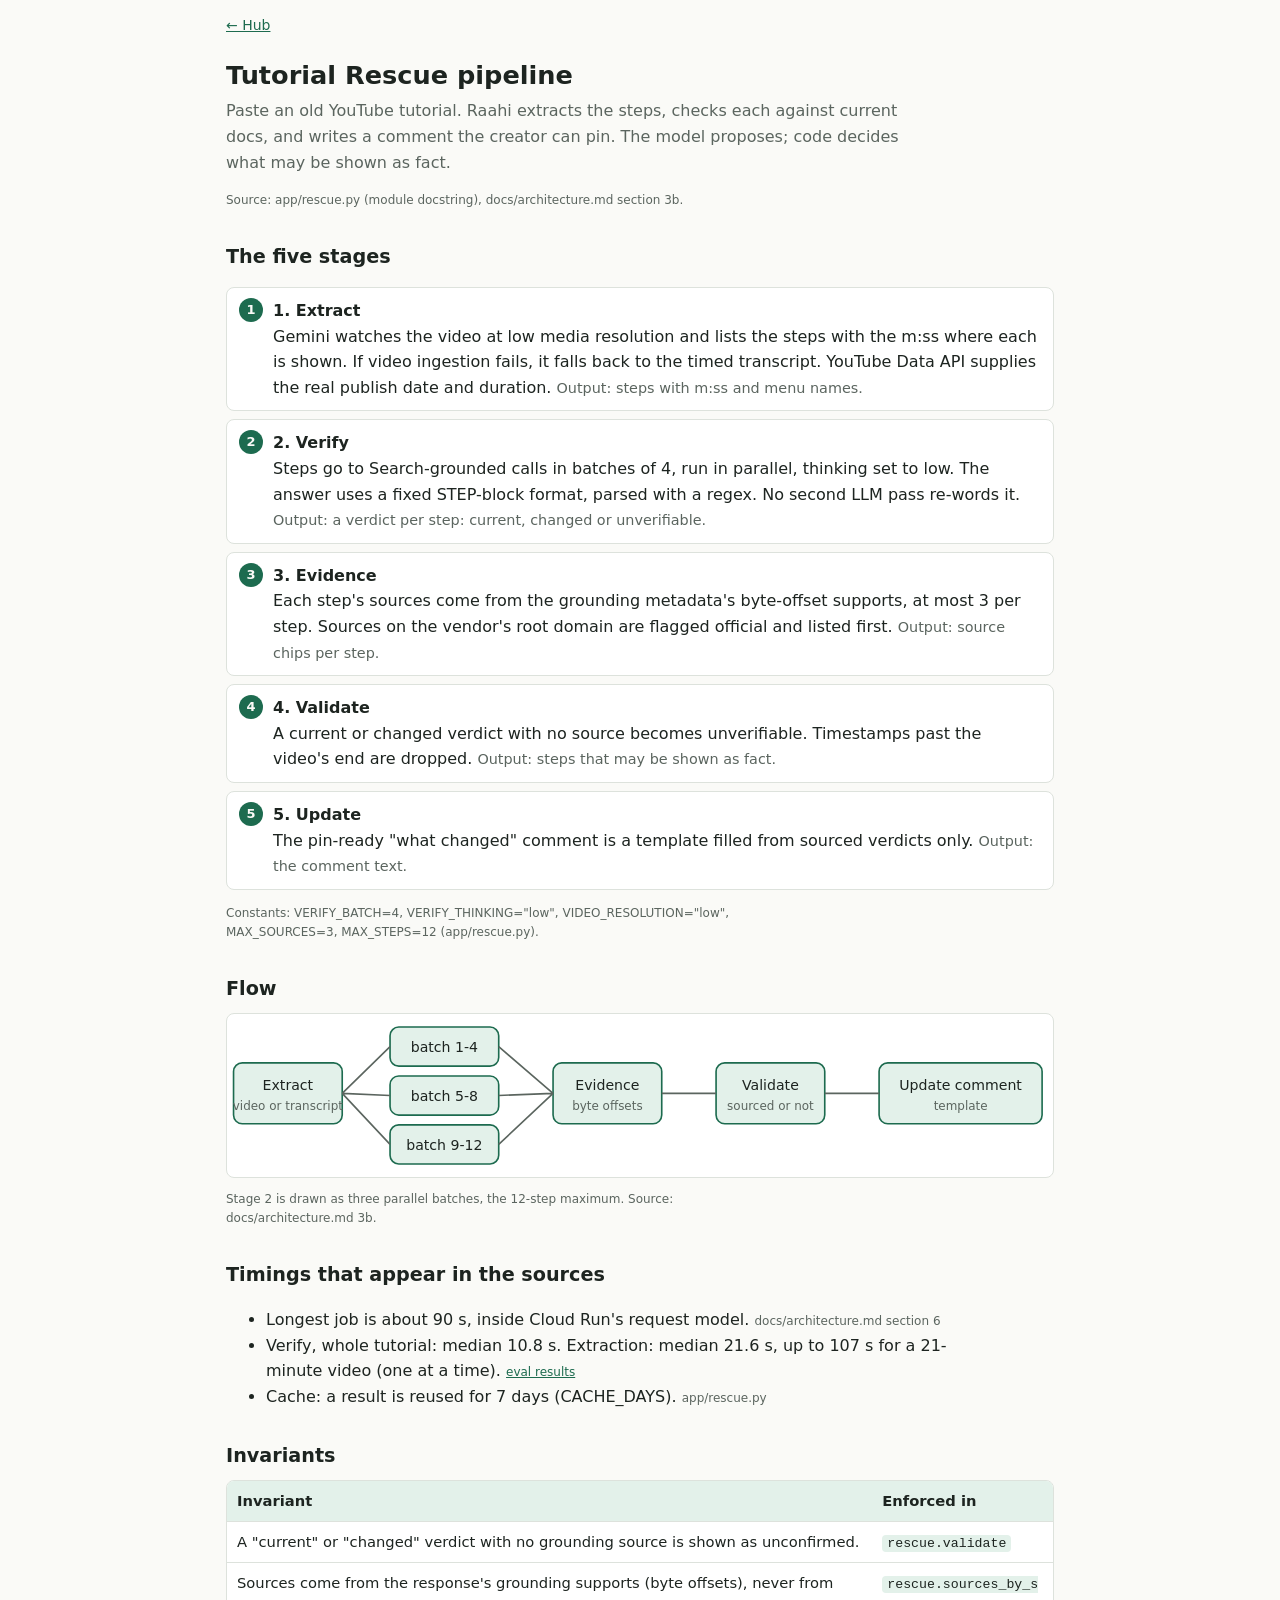
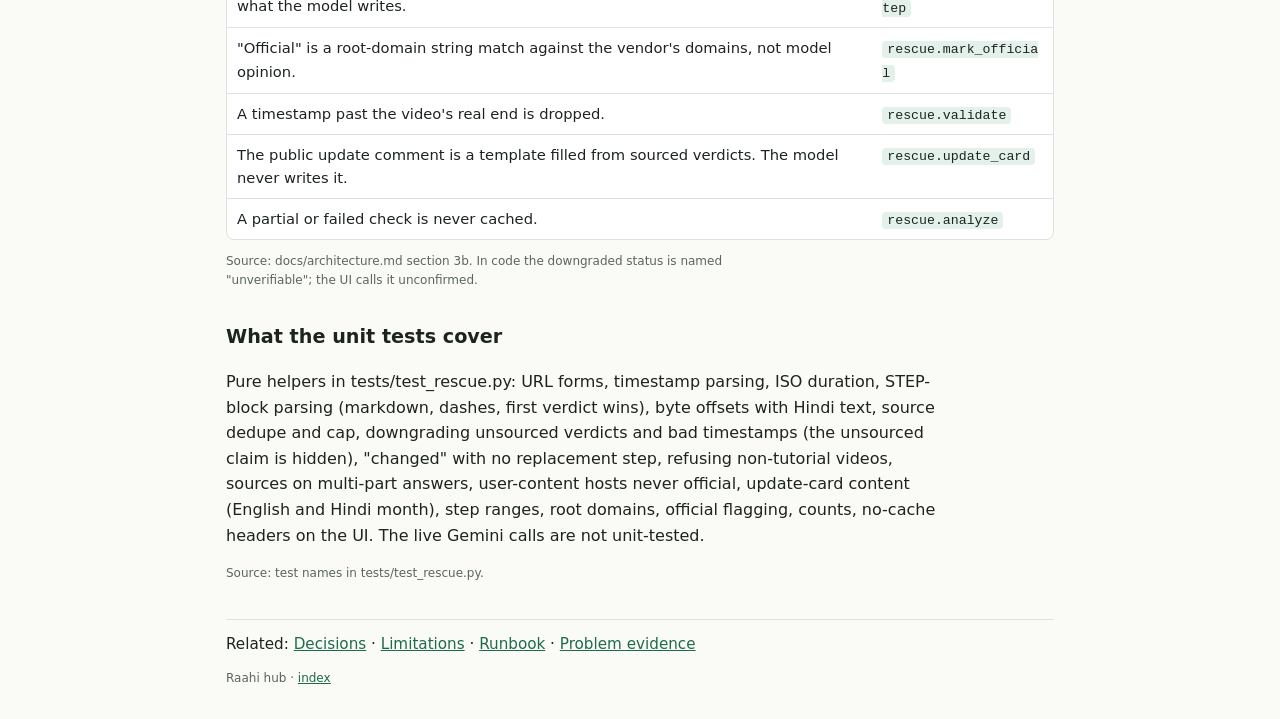
<file: html/rescue/pipeline.html>
<!doctype html>
<html lang="en">
<head>
<meta charset="utf-8">
<meta name="viewport" content="width=device-width, initial-scale=1">
<title>Tutorial Rescue Pipeline</title>
<link rel="stylesheet" href="../assets/hub.css">
</head>
<body>
<header class="top"><a href="../index.html">&larr; Hub</a></header>
<main>
  <h1>Tutorial Rescue pipeline</h1>
  <p class="lede">Paste an old YouTube tutorial. Raahi extracts the steps, checks each against current docs, and writes a comment the creator can pin. The model proposes; code decides what may be shown as fact.</p>
  <p class="src">Source: app/rescue.py (module docstring), docs/architecture.md section 3b.</p>

  <h2>The five stages</h2>
  <ol class="flow">
    <li><b>1. Extract</b>
      Gemini watches the video at low media resolution and lists the steps with the m:ss where each is shown. If video ingestion fails, it falls back to the timed transcript. YouTube Data API supplies the real publish date and duration.
      <span class="out">Output: steps with m:ss and menu names.</span></li>
    <li><b>2. Verify</b>
      Steps go to Search-grounded calls in batches of 4, run in parallel, thinking set to low. The answer uses a fixed STEP-block format, parsed with a regex. No second LLM pass re-words it.
      <span class="out">Output: a verdict per step: current, changed or unverifiable.</span></li>
    <li><b>3. Evidence</b>
      Each step's sources come from the grounding metadata's byte-offset supports, at most 3 per step. Sources on the vendor's root domain are flagged official and listed first.
      <span class="out">Output: source chips per step.</span></li>
    <li><b>4. Validate</b>
      A current or changed verdict with no source becomes unverifiable. Timestamps past the video's end are dropped.
      <span class="out">Output: steps that may be shown as fact.</span></li>
    <li><b>5. Update</b>
      The pin-ready "what changed" comment is a template filled from sourced verdicts only.
      <span class="out">Output: the comment text.</span></li>
  </ol>
  <p class="src">Constants: VERIFY_BATCH=4, VERIFY_THINKING="low", VIDEO_RESOLUTION="low", MAX_SOURCES=3, MAX_STEPS=12 (app/rescue.py).</p>

  <h2>Flow</h2>
  <div class="wrap">
  <svg viewBox="0 0 760 150" role="img" aria-label="Pipeline: URL, extract, verify in parallel batches, evidence, validate, update comment" style="min-width:680px;display:block;width:100%;height:auto">
    <style>
      .bx { fill: var(--accent-soft); stroke: var(--accent); stroke-width: 1.5; }
      .t { fill: var(--text); font: 13px system-ui, sans-serif; text-anchor: middle; }
      .s { fill: var(--muted); font: 11px system-ui, sans-serif; text-anchor: middle; }
      .ar { stroke: var(--muted); stroke-width: 1.5; fill: none; }
    </style>
    <rect class="bx" x="6" y="45" width="100" height="56" rx="8"/><text class="t" x="56" y="70">Extract</text><text class="s" x="56" y="88">video or transcript</text>
    <rect class="bx" x="150" y="12" width="100" height="36" rx="8"/><text class="t" x="200" y="35">batch 1-4</text>
    <rect class="bx" x="150" y="57" width="100" height="36" rx="8"/><text class="t" x="200" y="80">batch 5-8</text>
    <rect class="bx" x="150" y="102" width="100" height="36" rx="8"/><text class="t" x="200" y="125">batch 9-12</text>
    <rect class="bx" x="300" y="45" width="100" height="56" rx="8"/><text class="t" x="350" y="70">Evidence</text><text class="s" x="350" y="88">byte offsets</text>
    <rect class="bx" x="450" y="45" width="100" height="56" rx="8"/><text class="t" x="500" y="70">Validate</text><text class="s" x="500" y="88">sourced or not</text>
    <rect class="bx" x="600" y="45" width="150" height="56" rx="8"/><text class="t" x="675" y="70">Update comment</text><text class="s" x="675" y="88">template</text>
    <path class="ar" d="M106 73 L150 30 M106 73 L150 75 M106 73 L150 120"/>
    <path class="ar" d="M250 30 L300 73 M250 75 L300 73 M250 120 L300 73"/>
    <path class="ar" d="M400 73 L450 73 M550 73 L600 73"/>
  </svg>
  </div>
  <p class="src">Stage 2 is drawn as three parallel batches, the 12-step maximum. Source: docs/architecture.md 3b.</p>

  <h2>Timings that appear in the sources</h2>
  <ul>
    <li>Longest job is about 90 s, inside Cloud Run's request model. <span class="src">docs/architecture.md section 6</span></li>
    <li>Verify, whole tutorial: median 10.8 s. Extraction: median 21.6 s, up to 107 s for a 21-minute video (one at a time). <span class="src"><a href="../evals/rescue-eval.html">eval results</a></span></li>
    <li>Cache: a result is reused for 7 days (CACHE_DAYS). <span class="src">app/rescue.py</span></li>
  </ul>

  <h2>Invariants</h2>
  <div class="wrap"><table>
    <thead><tr><th>Invariant</th><th>Enforced in</th></tr></thead>
    <tbody>
      <tr><td>A "current" or "changed" verdict with no grounding source is shown as unconfirmed.</td><td><code>rescue.validate</code></td></tr>
      <tr><td>Sources come from the response's grounding supports (byte offsets), never from what the model writes.</td><td><code>rescue.sources_by_step</code></td></tr>
      <tr><td>"Official" is a root-domain string match against the vendor's domains, not model opinion.</td><td><code>rescue.mark_official</code></td></tr>
      <tr><td>A timestamp past the video's real end is dropped.</td><td><code>rescue.validate</code></td></tr>
      <tr><td>The public update comment is a template filled from sourced verdicts. The model never writes it.</td><td><code>rescue.update_card</code></td></tr>
      <tr><td>A partial or failed check is never cached.</td><td><code>rescue.analyze</code></td></tr>
    </tbody>
  </table></div>
  <p class="src">Source: docs/architecture.md section 3b. In code the downgraded status is named "unverifiable"; the UI calls it unconfirmed.</p>

  <h2>What the unit tests cover</h2>
  <p>Pure helpers in tests/test_rescue.py: URL forms, timestamp parsing, ISO duration, STEP-block parsing (markdown, dashes, first verdict wins), byte offsets with Hindi text, source dedupe and cap, downgrading unsourced verdicts and bad timestamps (the unsourced claim is hidden), "changed" with no replacement step, refusing non-tutorial videos, sources on multi-part answers, user-content hosts never official, update-card content (English and Hindi month), step ranges, root domains, official flagging, counts, no-cache headers on the UI. The live Gemini calls are not unit-tested.</p>
  <p class="src">Source: test names in tests/test_rescue.py.</p>

  <nav class="related">Related: <a href="../decisions/adr-index.html">Decisions</a> &middot; <a href="../caveats/limitations.html">Limitations</a> &middot; <a href="../ops/runbook.html">Runbook</a> &middot; <a href="../research/problem-evidence.html">Problem evidence</a></nav>
</main>
<footer>Raahi hub &middot; <a href="../index.html">index</a></footer>
</body>
</html>
</file>
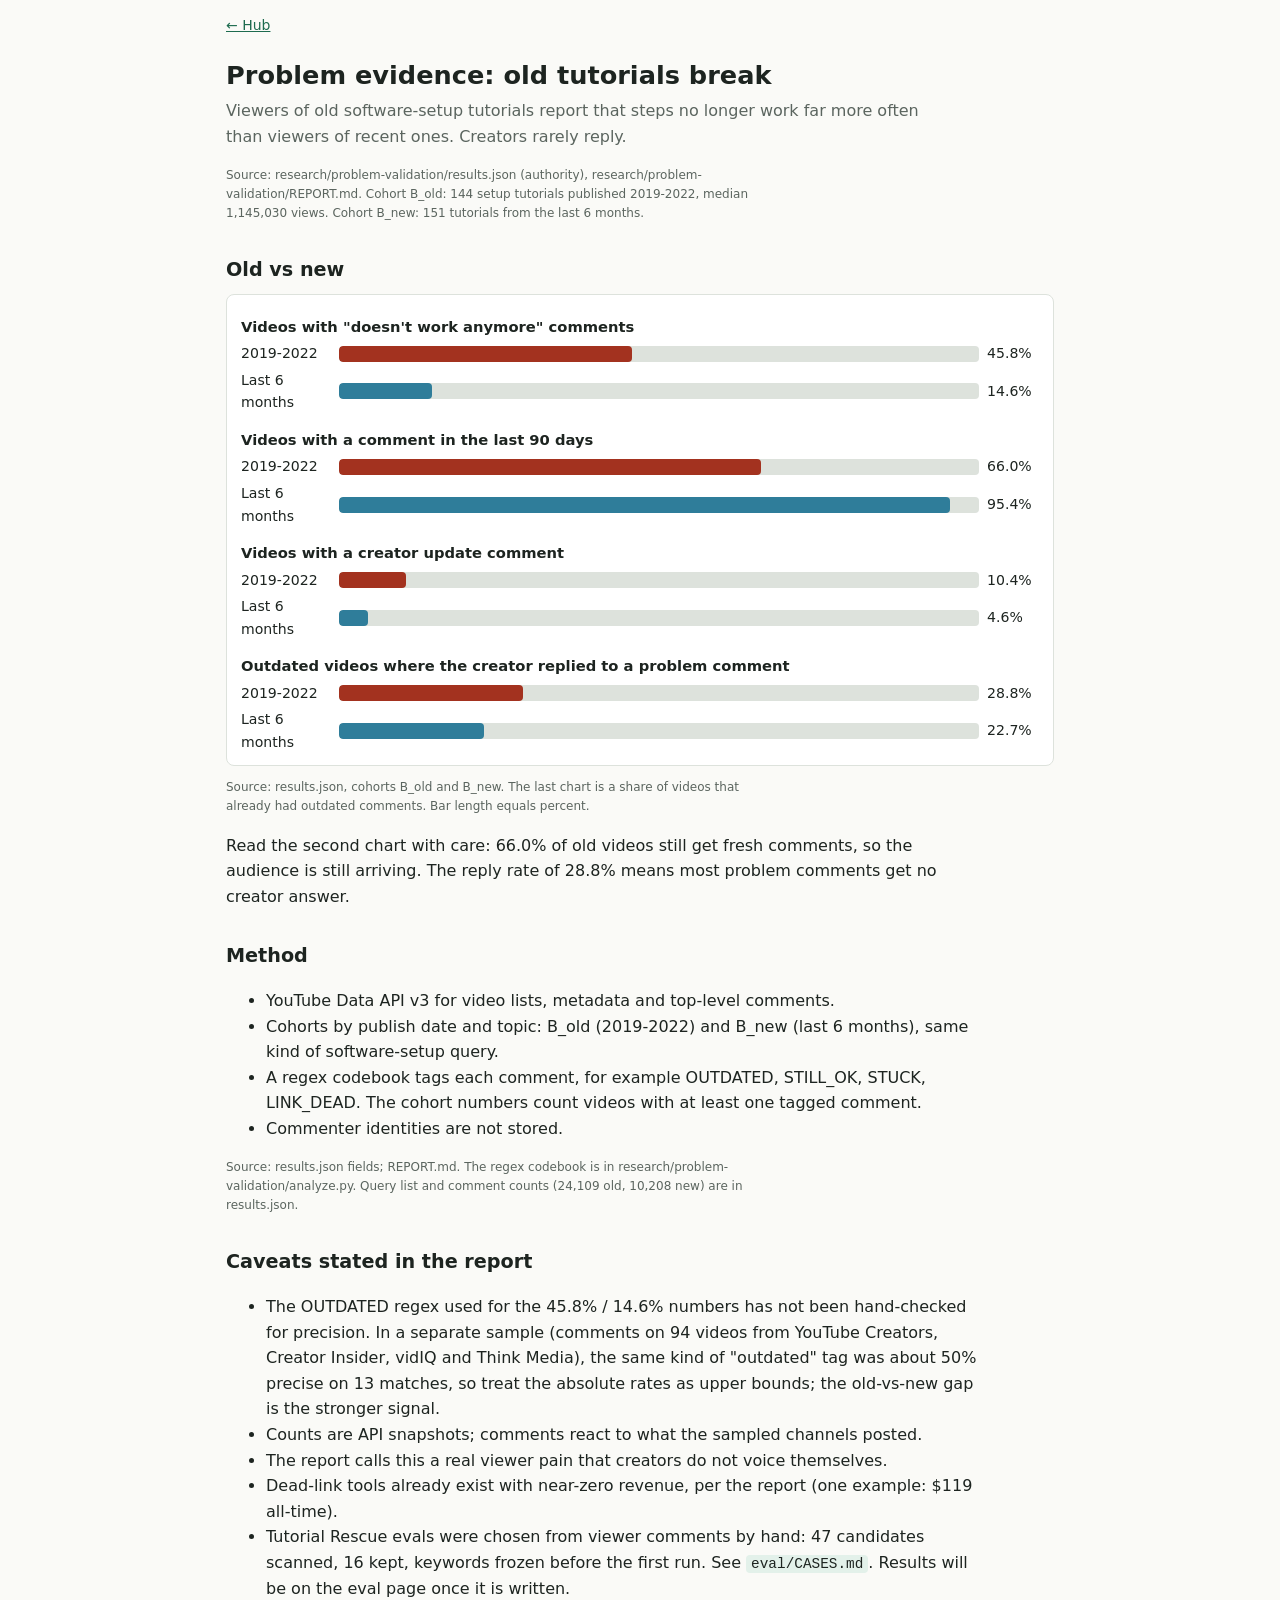
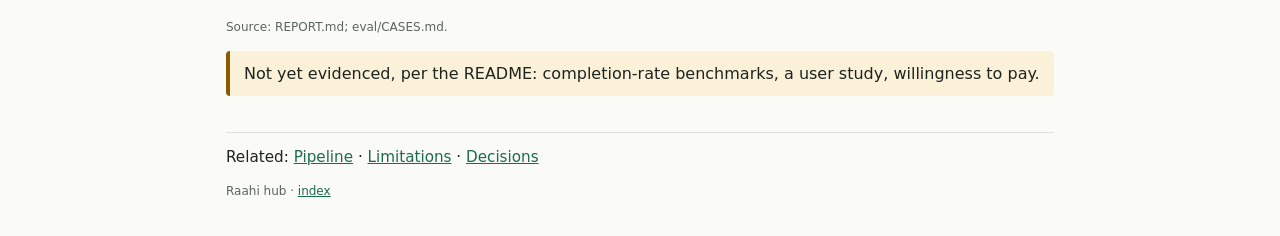
<file: html/research/problem-evidence.html>
<!doctype html>
<html lang="en">
<head>
<meta charset="utf-8">
<meta name="viewport" content="width=device-width, initial-scale=1">
<title>Problem Evidence</title>
<link rel="stylesheet" href="../assets/hub.css">
</head>
<body>
<header class="top"><a href="../index.html">&larr; Hub</a></header>
<main>
  <h1>Problem evidence: old tutorials break</h1>
  <p class="lede">Viewers of old software-setup tutorials report that steps no longer work far more often than viewers of recent ones. Creators rarely reply.</p>
  <p class="src">Source: research/problem-validation/results.json (authority), research/problem-validation/REPORT.md. Cohort B_old: 144 setup tutorials published 2019-2022, median 1,145,030 views. Cohort B_new: 151 tutorials from the last 6 months.</p>

  <h2>Old vs new</h2>
  <div class="bars">
    <div class="bar-group"><div class="lbl">Videos with "doesn't work anymore" comments</div>
      <div class="bar-row"><span>2019-2022</span><div class="track"><div class="fill a" style="width:45.8%"></div></div><span>45.8%</span></div>
      <div class="bar-row"><span>Last 6 months</span><div class="track"><div class="fill b" style="width:14.6%"></div></div><span>14.6%</span></div>
    </div>
    <div class="bar-group"><div class="lbl">Videos with a comment in the last 90 days</div>
      <div class="bar-row"><span>2019-2022</span><div class="track"><div class="fill a" style="width:66%"></div></div><span>66.0%</span></div>
      <div class="bar-row"><span>Last 6 months</span><div class="track"><div class="fill b" style="width:95.4%"></div></div><span>95.4%</span></div>
    </div>
    <div class="bar-group"><div class="lbl">Videos with a creator update comment</div>
      <div class="bar-row"><span>2019-2022</span><div class="track"><div class="fill a" style="width:10.4%"></div></div><span>10.4%</span></div>
      <div class="bar-row"><span>Last 6 months</span><div class="track"><div class="fill b" style="width:4.6%"></div></div><span>4.6%</span></div>
    </div>
    <div class="bar-group"><div class="lbl">Outdated videos where the creator replied to a problem comment</div>
      <div class="bar-row"><span>2019-2022</span><div class="track"><div class="fill a" style="width:28.8%"></div></div><span>28.8%</span></div>
      <div class="bar-row"><span>Last 6 months</span><div class="track"><div class="fill b" style="width:22.7%"></div></div><span>22.7%</span></div>
    </div>
  </div>
  <p class="src">Source: results.json, cohorts B_old and B_new. The last chart is a share of videos that already had outdated comments. Bar length equals percent.</p>
  <p>Read the second chart with care: 66.0% of old videos still get fresh comments, so the audience is still arriving. The reply rate of 28.8% means most problem comments get no creator answer.</p>

  <h2>Method</h2>
  <ul>
    <li>YouTube Data API v3 for video lists, metadata and top-level comments.</li>
    <li>Cohorts by publish date and topic: B_old (2019-2022) and B_new (last 6 months), same kind of software-setup query.</li>
    <li>A regex codebook tags each comment, for example OUTDATED, STILL_OK, STUCK, LINK_DEAD. The cohort numbers count videos with at least one tagged comment.</li>
    <li>Commenter identities are not stored.</li>
  </ul>
  <p class="src">Source: results.json fields; REPORT.md. The regex codebook is in research/problem-validation/analyze.py. Query list and comment counts (24,109 old, 10,208 new) are in results.json.</p>

  <h2>Caveats stated in the report</h2>
  <ul>
    <li>The OUTDATED regex used for the 45.8% / 14.6% numbers has not been hand-checked for precision. In a separate sample (comments on 94 videos from YouTube Creators, Creator Insider, vidIQ and Think Media), the same kind of "outdated" tag was about 50% precise on 13 matches, so treat the absolute rates as upper bounds; the old-vs-new gap is the stronger signal.</li>
    <li>Counts are API snapshots; comments react to what the sampled channels posted.</li>
    <li>The report calls this a real viewer pain that creators do not voice themselves.</li>
    <li>Dead-link tools already exist with near-zero revenue, per the report (one example: $119 all-time).</li>
    <li>Tutorial Rescue evals were chosen from viewer comments by hand: 47 candidates scanned, 16 kept, keywords frozen before the first run. See <code>eval/CASES.md</code>. Results will be on the eval page once it is written.</li>
  </ul>
  <p class="src">Source: REPORT.md; eval/CASES.md.</p>

  <div class="note warn">Not yet evidenced, per the README: completion-rate benchmarks, a user study, willingness to pay.</div>

  <nav class="related">Related: <a href="../rescue/pipeline.html">Pipeline</a> &middot; <a href="../caveats/limitations.html">Limitations</a> &middot; <a href="../decisions/adr-index.html">Decisions</a></nav>
</main>
<footer>Raahi hub &middot; <a href="../index.html">index</a></footer>
</body>
</html>
</file>
<file: html/assets/hub.css>
:root {
  --bg: #fafaf7; --surface: #ffffff; --text: #1d2420; --muted: #5b655f;
  --line: #dde2dc; --accent: #1d6b4f; --accent-soft: #e3f1ea;
  --warn: #8a5a00; --warn-soft: #fbf0d8; --bad: #a3321f; --bad-soft: #fbe4df;
  --bar-a: #a3321f; --bar-b: #2f7d9a;
}
@media (prefers-color-scheme: dark) {
  :root {
    --bg: #131815; --surface: #1b221e; --text: #e6ebe7; --muted: #9aa69e;
    --line: #2d3832; --accent: #6fcf9f; --accent-soft: #1f3329;
    --warn: #e5b85c; --warn-soft: #34290f; --bad: #f08a76; --bad-soft: #3a1d17;
    --bar-a: #e0745f; --bar-b: #6ab7d3;
  }
}
* { box-sizing: border-box; }
body {
  margin: 0; background: var(--bg); color: var(--text);
  font: 16px/1.6 system-ui, -apple-system, "Segoe UI", Roboto, sans-serif;
}
main, header.top, footer { max-width: 860px; margin: 0 auto; padding: 0 16px; }
header.top { padding-top: 14px; padding-bottom: 6px; font-size: 14px; }
header.top a { color: var(--accent); }
h1 { font-size: 1.6rem; line-height: 1.25; margin: 18px 0 6px; }
h2 { font-size: 1.2rem; margin: 32px 0 8px; }
h3 { font-size: 1rem; margin: 18px 0 4px; }
p, li { max-width: 70ch; }
a { color: var(--accent); }
code { background: var(--accent-soft); padding: 1px 5px; border-radius: 4px; font-size: .9em; word-break: break-word; }
pre { background: var(--surface); border: 1px solid var(--line); border-radius: 8px; padding: 12px; overflow-x: auto; font-size: .85rem; }
pre code { background: none; padding: 0; word-break: normal; }
.lede { color: var(--muted); margin-top: 0; }
.src { color: var(--muted); font-size: 12px; }
.wrap { overflow-x: auto; border: 1px solid var(--line); border-radius: 8px; background: var(--surface); }
table { border-collapse: collapse; width: 100%; min-width: 520px; font-size: .92rem; }
th, td { text-align: left; vertical-align: top; padding: 8px 10px; border-bottom: 1px solid var(--line); }
th { background: var(--accent-soft); font-weight: 600; }
tr:last-child td { border-bottom: 0; }
.note { border-left: 4px solid var(--accent); background: var(--accent-soft); padding: 10px 14px; border-radius: 4px; margin: 14px 0; }
.warn { border-left-color: var(--warn); background: var(--warn-soft); }
.bad { border-left-color: var(--bad); background: var(--bad-soft); }
.tag { display: inline-block; font-size: 12px; padding: 1px 8px; border-radius: 999px; border: 1px solid var(--line); background: var(--surface); color: var(--muted); }
.tag.Active { color: var(--accent); border-color: var(--accent); }
.tag.Pending { color: var(--warn); border-color: var(--warn); }
.cards { list-style: none; padding: 0; margin: 0; display: grid; gap: 10px; }
.cards li { background: var(--surface); border: 1px solid var(--line); border-radius: 8px; padding: 10px 14px; max-width: none; }
.cards a { font-weight: 600; }
.cards .meta { display: flex; gap: 8px; align-items: center; flex-wrap: wrap; font-size: 13px; color: var(--muted); }
.flow { display: grid; gap: 8px; margin: 14px 0; padding: 0; list-style: none; counter-reset: s; }
.flow li { counter-increment: s; background: var(--surface); border: 1px solid var(--line); border-radius: 8px; padding: 10px 14px 10px 46px; position: relative; max-width: none; }
.flow li::before { content: counter(s); position: absolute; left: 12px; top: 10px; width: 24px; height: 24px; border-radius: 50%; background: var(--accent); color: var(--bg); text-align: center; font-weight: 700; line-height: 24px; font-size: 13px; }
.flow b { display: block; }
.flow .out { color: var(--muted); font-size: .9rem; }
.bars { background: var(--surface); border: 1px solid var(--line); border-radius: 8px; padding: 6px 14px 12px; }
.bar-group { margin: 14px 0 0; }
.bar-group .lbl { font-size: .92rem; font-weight: 600; }
.bar-row { display: grid; grid-template-columns: 90px 1fr 52px; gap: 8px; align-items: center; margin-top: 4px; font-size: .88rem; }
.track { background: var(--line); border-radius: 4px; height: 16px; overflow: hidden; }
.fill { height: 100%; border-radius: 4px; }
.fill.a { background: var(--bar-a); }
.fill.b { background: var(--bar-b); }
.adr { background: var(--surface); border: 1px solid var(--line); border-radius: 8px; padding: 4px 16px 12px; margin: 14px 0; }
.adr dl { margin: 0; }
.adr dt { font-weight: 600; margin-top: 8px; color: var(--accent); font-size: .9rem; text-transform: uppercase; letter-spacing: .03em; }
.adr dd { margin: 2px 0 0; max-width: 70ch; }
nav.related { margin: 36px 0 0; padding-top: 12px; border-top: 1px solid var(--line); font-size: .95rem; }
footer { padding-top: 12px; padding-bottom: 36px; color: var(--muted); font-size: 12px; }
</file>
<file: static/style.css>
/* Raahi — minimal liquid glass. One gold accent, lowercase labels,
   frosted surfaces over a deep teal field. */
:root {
  --bg: #060f12;
  --glass: rgba(255, 255, 255, 0.085);
  --glass-2: rgba(255, 255, 255, 0.13);
  --edge: rgba(255, 255, 255, 0.16);
  --edge-hi: rgba(255, 255, 255, 0.35);
  --bg2: rgba(8, 20, 24, 0.55);
  --panel: var(--glass);
  --line: var(--edge);
  --ink: #eef4f2;
  --muted: #8aa3a2;
  --gold: #ffc83d;
  --gold-hot: #ffdd7a;
  --gold-deep: #c98f12;
  --gold-soft: rgba(255, 200, 61, 0.12);
  --teal-pop: #35e0c2;
  --ok: #51e3ad; --ok-bg: rgba(81, 227, 173, 0.12);
  --warn: #ffd166; --warn-bg: rgba(255, 209, 102, 0.12);
  --bad: #ff8a70; --bad-bg: rgba(255, 138, 112, 0.12);
  --r: 18px;
  --blur: blur(26px) saturate(180%);
  font-family: "Inter", "Segoe UI", system-ui, sans-serif;
}
* { box-sizing: border-box; }
body {
  margin: 0; color: var(--ink); min-height: 100vh; position: relative;
  background:
    radial-gradient(1100px 700px at 85% -10%, rgba(53, 224, 194, 0.22), transparent 55%),
    radial-gradient(1300px 800px at -10% -15%, rgba(255, 200, 61, 0.20), transparent 50%),
    radial-gradient(1000px 1000px at 50% 115%, rgba(32, 156, 196, 0.16), transparent 60%),
    linear-gradient(165deg, #0b2228 0%, #081a1f 45%, #0d1a26 100%);
  background-attachment: fixed;
}
body::before, body::after {
  content: ""; position: fixed; z-index: -1; border-radius: 50%;
  filter: blur(90px); pointer-events: none;
}
body::before {
  width: 55vw; height: 55vw; left: -12vw; top: -18vw;
  background: radial-gradient(circle, rgba(255, 200, 61, 0.38), rgba(255, 140, 60, 0.14) 55%, transparent 70%);
  animation: drift1 26s ease-in-out infinite alternate;
}
body::after {
  width: 60vw; height: 60vw; right: -18vw; bottom: -22vw;
  background: radial-gradient(circle, rgba(53, 224, 194, 0.34), rgba(40, 120, 200, 0.16) 55%, transparent 70%);
  animation: drift2 32s ease-in-out infinite alternate;
}
@keyframes drift1 { to { transform: translate(14vw, 10vh) scale(1.15); } }
@keyframes drift2 { to { transform: translate(-12vw, -12vh) scale(1.12); } }

/* ---------- glass primitive ---------- */
.panel, .tool, .scen {
  background:
    linear-gradient(170deg, rgba(255, 255, 255, 0.14) 0%, rgba(255, 255, 255, 0.04) 28%, rgba(255, 255, 255, 0.015) 60%, rgba(255, 255, 255, 0.06) 100%),
    var(--glass);
  backdrop-filter: var(--blur);
  -webkit-backdrop-filter: var(--blur);
  border: 1px solid var(--edge);
  border-radius: 22px;
  box-shadow:
    inset 0 1.5px 0 var(--edge-hi),
    inset 0 -1px 0 rgba(255, 255, 255, 0.06),
    0 24px 60px rgba(0, 0, 0, 0.45);
}

/* ---------- header ---------- */
header {
  display: flex; justify-content: space-between; align-items: center;
  padding: 16px max(22px, 4vw);
}
.brand { display: flex; align-items: center; gap: 12px; }
.brand-mark { width: 42px; height: 42px; border-radius: 13px; flex: none; object-fit: cover; }
.brand h1, .brand-name { font-family: "Sora", sans-serif; font-weight: 700; font-size: 1.2rem; margin: 0; letter-spacing: .01em; }
.brand .hindi, .brand-name em { font-style: normal; color: var(--gold); font-weight: 600; }
.brand p { margin: 2px 0 0; color: var(--muted); font-size: .8rem; text-transform: lowercase; }
.lang-toggle { display: flex; background: var(--glass); backdrop-filter: var(--blur); border: 1px solid var(--edge); border-radius: 11px; overflow: hidden; }
.lang-toggle button {
  background: none; border: 0; color: var(--muted);
  padding: 8px 15px; cursor: pointer; font-weight: 600; font-size: .88rem;
}
.lang-toggle button.active { background: var(--gold); color: #231803; }

/* ---------- hero ---------- */
.hero { padding: 26px max(22px, 4vw) 6px; max-width: 1480px; margin: 0 auto; }
.hero h1 {
  font-family: "Sora", sans-serif; font-weight: 800; margin: 0;
  font-size: clamp(2rem, 4.6vw, 3.6rem); line-height: 1.07; letter-spacing: -0.02em;
  text-wrap: balance;
}
.hero h1 span {
  background: linear-gradient(100deg, var(--gold-hot), var(--gold) 55%, var(--teal-pop));
  -webkit-background-clip: text; background-clip: text; color: transparent;
}
.hero p { margin: 12px 0 0; color: var(--muted); font-size: 1rem; max-width: 60ch; text-transform: lowercase; }

/* ---------- scenarios ---------- */
.scenarios-wrap { max-width: 1480px; margin: 0 auto; padding: 10px max(22px, 4vw) 0; }
.scen-title {
  font-family: "Inter", sans-serif; font-size: .74rem; font-weight: 600;
  letter-spacing: .16em; text-transform: lowercase; color: var(--muted); margin: 10px 0 12px;
}
.scenarios { display: grid; grid-template-columns: repeat(auto-fit, minmax(205px, 1fr)); gap: 14px; }
.scen {
  text-align: left; padding: 15px 17px; color: var(--ink);
  display: flex; gap: 12px; align-items: flex-start; cursor: pointer;
  transition: transform .15s ease, background .15s ease, border-color .15s ease;
}
.scen:hover { transform: translateY(-2px); background: var(--glass-2); border-color: var(--edge-hi); }
.scen .ico { font-size: 1.25rem; }
.scen b { display: block; font-family: "Sora", sans-serif; font-size: .92rem; font-weight: 700; }
.scen span { color: var(--muted); font-size: .79rem; line-height: 1.4; }

/* ---------- layout ---------- */
main {
  display: grid; grid-template-columns: minmax(330px, 5fr) 7fr; gap: 20px;
  padding: 20px max(22px, 4vw) 56px; align-items: start;
  max-width: 1480px; margin: 0 auto;
}
main > section, .tools, .tool { min-width: 0; }
@media (max-width: 920px) { main { grid-template-columns: 1fr; } .chat-panel { position: static !important; height: 70vh; } }

/* ---------- chat ---------- */
.chat-panel { display: flex; flex-direction: column; height: min(78vh, 820px); position: sticky; top: 16px; }
.chat-head {
  display: flex; align-items: center; gap: 9px; padding: 14px 18px;
  border-bottom: 1px solid var(--edge);
  font-family: "Sora", sans-serif; font-weight: 700; font-size: .95rem;
}
.chat-head .dot { width: 8px; height: 8px; border-radius: 50%; background: var(--teal-pop); box-shadow: 0 0 12px var(--teal-pop); }
.chat-log { flex: 1; overflow-y: auto; padding: 18px; display: flex; flex-direction: column; gap: 10px; }
.msg { max-width: 88%; padding: 10px 15px; border-radius: 15px; line-height: 1.55; font-size: .94rem; white-space: pre-wrap; }
.msg.user { align-self: flex-end; background: var(--gold); color: #231803; border-bottom-right-radius: 5px; font-weight: 500; }
.msg.raahi { align-self: flex-start; background: var(--glass-2); border: 1px solid var(--edge); border-bottom-left-radius: 5px; backdrop-filter: var(--blur); }
.msg.system { align-self: center; color: var(--muted); font-size: .78rem; background: none; padding: 2px; text-align: center; }
.chat-input { display: flex; gap: 8px; padding: 13px; border-top: 1px solid var(--edge); flex-wrap: wrap; }
.chat-input input { flex: 1 1 120px; min-width: 0; }
.trust { margin: 0; padding: 0 14px 11px; color: var(--muted); font-size: .73rem; text-align: center; text-transform: lowercase; }
.progress {
  margin-left: auto; font: 600 .74rem "Inter", sans-serif; color: var(--teal-pop);
  background: rgba(53, 224, 194, 0.08); border: 1px solid rgba(53, 224, 194, 0.22);
  padding: 4px 11px; border-radius: 999px;
}

/* ---------- inputs & buttons ---------- */
input, textarea {
  background: rgba(4, 12, 15, 0.45); color: var(--ink);
  backdrop-filter: blur(10px);
  border: 1px solid var(--edge); border-radius: 14px; padding: 11px 15px;
  font: inherit; font-size: .94rem; transition: border-color .15s, box-shadow .15s;
}
input::placeholder, textarea::placeholder { color: #67807f; }
input:focus, textarea:focus { outline: none; border-color: rgba(255, 200, 61, 0.55); box-shadow: 0 0 0 3px var(--gold-soft); }
button { font: inherit; cursor: pointer; }
.cta {
  background: linear-gradient(180deg, #ffe493 0%, var(--gold) 45%, #edb21f 100%);
  color: #231803; border: 0; border-radius: 999px;
  padding: 11px 21px; font-weight: 700; letter-spacing: .01em; text-transform: lowercase;
  box-shadow: inset 0 1px 0 rgba(255, 255, 255, 0.65), 0 8px 22px rgba(255, 200, 61, 0.3);
  transition: transform .13s, box-shadow .13s;
}
.cta:hover { transform: translateY(-1px); box-shadow: inset 0 1px 0 rgba(255, 255, 255, 0.65), 0 12px 28px rgba(255, 200, 61, 0.42); }
.cta:active { transform: none; }
button:disabled { opacity: .4; cursor: not-allowed; transform: none !important; }
button.ghost {
  background: var(--glass); backdrop-filter: var(--blur);
  border: 1px solid var(--edge); color: var(--ink);
  border-radius: 999px; padding: 10px 17px; font-weight: 600; text-transform: lowercase;
  transition: color .13s, border-color .13s;
}
button.ghost:hover { border-color: rgba(255, 200, 61, 0.5); color: var(--gold); }

#mic-btn {
  background: var(--glass); border: 1px solid var(--edge); border-radius: 12px;
  font-size: 1.05rem; padding: 0 13px;
}
#mic-btn.live { background: var(--gold); border-color: var(--gold); animation: pulse 1.4s infinite; }
@keyframes pulse {
  0%, 100% { box-shadow: 0 0 0 0 rgba(255, 200, 61, 0.4); }
  50% { box-shadow: 0 0 0 10px rgba(255, 200, 61, 0); }
}

/* ---------- tools ---------- */
.tools, .tool-launcher { display: flex; flex-direction: column; gap: 18px; }
.tool { padding: 20px; transition: border-color .15s; }
.tool:hover { border-color: var(--edge-hi); }
.tool-head { display: flex; gap: 13px; align-items: flex-start; margin-bottom: 14px; }
.tool-ico {
  flex: none; width: 44px; height: 44px; display: grid; place-items: center;
  font-size: 1.3rem; border-radius: 50%;
  background: var(--glass-2); border: 1px solid var(--edge);
}
.tool h2 { margin: 0; font-family: "Sora", sans-serif; font-size: 1.08rem; font-weight: 700; }
.tool-head p { margin: 3px 0 0; color: var(--muted); font-size: .86rem; text-transform: lowercase; }
.tool form { display: flex; gap: 9px; flex-wrap: wrap; }
.tool form input { flex: 1 1 150px; min-width: 0; }

.chips { display: flex; gap: 8px; flex-wrap: wrap; margin-top: 11px; }
.chip {
  background: rgba(255, 255, 255, 0.05); border: 1px solid var(--edge); color: var(--muted);
  backdrop-filter: var(--blur);
  border-radius: 999px; padding: 6px 13px; font-size: .8rem; font-weight: 500;
  text-transform: lowercase; transition: all .13s;
}
.chip:hover { border-color: rgba(255, 200, 61, 0.5); color: var(--gold); border-style: solid; }
.honest { color: var(--muted); font-size: .76rem; margin: 9px 0 0; text-transform: lowercase; }

/* ---------- reports ---------- */
.report { margin-top: 15px; font-size: .92rem; animation: rise .25s ease-out; }
@keyframes rise { from { opacity: 0; transform: translateY(6px); } to { opacity: 1; transform: none; } }
.report .headline {
  font-family: "Sora", sans-serif; font-weight: 700; font-size: .98rem;
  margin-bottom: 10px; padding: 12px 15px;
  background: var(--gold-soft); border: 1px solid rgba(255, 200, 61, 0.22);
  border-radius: 13px; backdrop-filter: var(--blur);
}
.report details { margin: 8px 0; }
.report summary { cursor: pointer; color: var(--muted); font-weight: 600; text-transform: lowercase; }
.pill {
  display: inline-block; padding: 3px 11px; border-radius: 999px;
  font-size: .72rem; font-weight: 700; letter-spacing: .02em; white-space: nowrap;
  border: 1px solid transparent;
}
.pill.ok { background: var(--ok-bg); color: var(--ok); border-color: rgba(81, 227, 173, 0.25); }
.pill.warn { background: var(--warn-bg); color: var(--warn); border-color: rgba(255, 209, 102, 0.25); }
.pill.broken { background: var(--bad-bg); color: var(--bad); border-color: rgba(255, 138, 112, 0.25); }
.row {
  display: flex; gap: 10px; align-items: baseline; padding: 10px 2px;
  border-top: 1px solid var(--edge); flex-wrap: wrap;
}
.row .url { word-break: break-all; color: var(--muted); font-size: .83rem; flex: 1; min-width: 180px; }
.row .vid { font-size: .8rem; color: var(--muted); }
.row button.ghost { padding: 6px 12px; font-size: .82rem; }

.spin { color: var(--teal-pop); font-size: .88rem; margin-top: 10px; animation: blink 1.2s infinite; text-transform: lowercase; }
@keyframes blink { 50% { opacity: .45; } }
.error {
  color: var(--bad); background: var(--bad-bg); border: 1px solid rgba(255, 138, 112, 0.28);
  border-radius: 12px; padding: 11px 14px; font-size: .87rem; margin-top: 10px; white-space: pre-wrap;
  backdrop-filter: var(--blur);
}
.skeleton {
  height: 13px; border-radius: 7px; margin: 9px 0;
  background: linear-gradient(90deg, var(--glass) 25%, var(--glass-2) 50%, var(--glass) 75%);
  background-size: 200% 100%; animation: shimmer 1.2s infinite;
}
@keyframes shimmer { to { background-position: -200% 0; } }

/* ---------- studio ---------- */
.badges { display: flex; gap: 7px; flex-wrap: wrap; margin: 10px 0; }
.badge {
  background: rgba(53, 224, 194, 0.08); color: var(--teal-pop);
  border: 1px solid rgba(53, 224, 194, 0.22); border-radius: 999px;
  padding: 4px 12px; font-size: .76rem; font-weight: 600; text-transform: lowercase;
}
.timeline {
  position: relative; height: 32px; border-radius: 9px; margin: 12px 0 4px;
  background: rgba(0, 0, 0, 0.3); border: 1px solid var(--edge); overflow: hidden;
}
.tl-cut { position: absolute; top: 0; bottom: 0; background: rgba(255, 138, 112, 0.4); }
.tl-short {
  position: absolute; top: 0; bottom: 0; background: rgba(255, 200, 61, 0.45);
  border-left: 2px solid var(--gold); border-right: 2px solid var(--gold); cursor: pointer;
}
.tl-short:hover { background: rgba(255, 200, 61, 0.65); }
.tl-label { font-size: .7rem; color: var(--muted); display: flex; justify-content: space-between; text-transform: lowercase; }
.plan-tag {
  font-size: .68rem; font-weight: 700; letter-spacing: .08em; text-transform: uppercase;
  background: var(--warn-bg); color: var(--warn); border: 1px solid rgba(255, 209, 102, 0.25);
  border-radius: 7px; padding: 4px 9px; margin-left: 6px; align-self: center;
}
.yt-embed { width: 100%; aspect-ratio: 16/9; border: 1px solid var(--edge); border-radius: 13px; margin-top: 10px; background: #000; }

@media (prefers-reduced-motion: reduce) { * { animation: none !important; transition: none !important; } }

/* Tutorial Rescue: verdict rows, sources, creator update card */
.tr-meta { color: var(--muted); font-size: .82rem; margin: -2px 0 8px; }
.tr-sum { margin: 4px 0 8px; font-weight: 600; color: var(--gold-hot); }
.tr-body { flex: 1; min-width: 220px; }
.ts { font-variant-numeric: tabular-nums; color: var(--teal-pop); font-size: .82rem; text-decoration: none; min-width: 42px; }
a.ts:hover { text-decoration: underline; }
.tr-today { font-weight: 600; }
.tr-old { color: var(--muted); font-size: .83rem; margin-top: 2px; text-decoration: line-through; text-decoration-color: rgba(255, 138, 112, 0.6); }
.tr-nosrc { color: var(--warn); font-size: .78rem; margin-top: 4px; }
.srcs { display: flex; flex-wrap: wrap; gap: 6px; margin-top: 6px; }
.src { font-size: .74rem; color: var(--muted); border: 1px solid var(--edge); border-radius: 999px; padding: 2px 9px; text-decoration: none; }
.src:hover { border-color: var(--edge-hi); color: var(--ink); }
.src.official { color: var(--ok); border-color: rgba(81, 227, 173, 0.35); }
.src.official::before { content: "✓ "; }
.pill.wait { opacity: .55; }
.tr-card { margin-top: 14px; border: 1px solid rgba(255, 200, 61, 0.35); background: var(--gold-soft); border-radius: 14px; padding: 12px 14px; }
.tr-card h3 { margin: 0 0 8px; font-size: .88rem; color: var(--gold); font-weight: 600; }
.tr-card pre { white-space: pre-wrap; font-family: inherit; font-size: .86rem; margin: 0 0 10px; color: var(--ink); }
.tr-suggest { width: 100%; border: 0; height: 64px; margin-top: 10px; background: transparent; color-scheme: light; border-radius: 10px; }
.tr-actions { display: flex; gap: 8px; flex-wrap: wrap; margin-top: 12px; }
.tr-note { color: var(--muted); font-size: .83rem; margin-top: 2px; }
</file>
